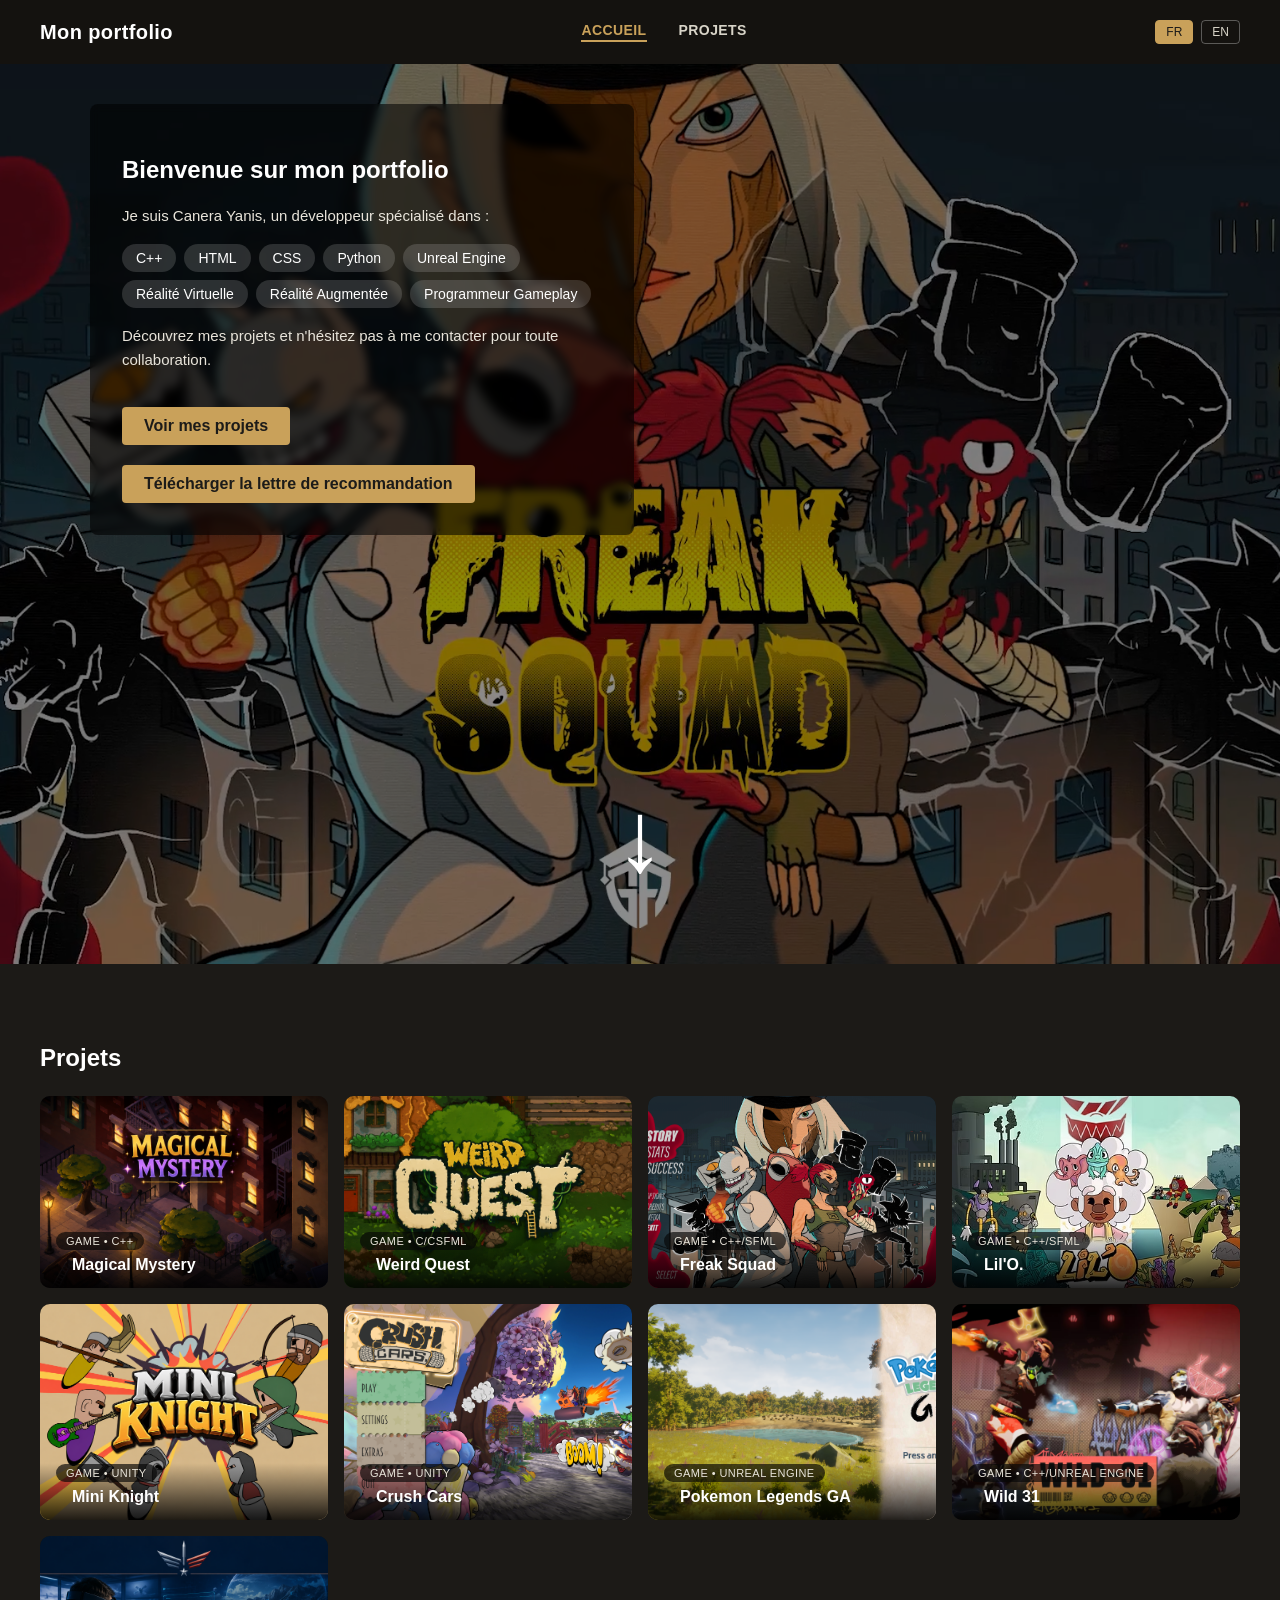
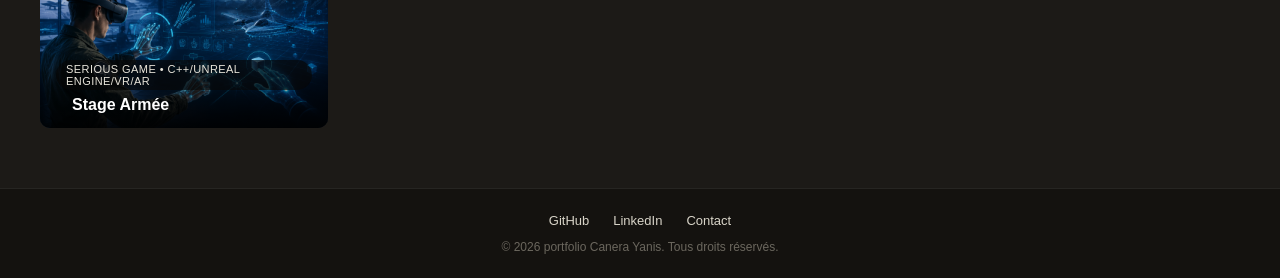
<file: index.html>
<!DOCTYPE html>
<html lang="fr">
<head>
    <meta charset="UTF-8">
    <meta name="viewport" content="width=device-width, initial-scale=1.0">
    <title>Portfolio Canera Yanis</title>
    <link rel="stylesheet" href="base.css">
    <link rel="stylesheet" href="accueil.css">
</head>
<body>

<header>
    <h1>Mon portfolio</h1>
    <nav>
        <a href="index.html" class="active" data-i18n="nav.accueil">Accueil</a>
        <a href="#projets-preview" data-i18n="nav.projets">Projets</a>
    </nav>
    <div class="lang-switcher">
        <button data-lang="fr" class="lang-btn active">FR</button>
        <button data-lang="en" class="lang-btn">EN</button>
    </div>
</header>

<main>
    <section>
        <div class="intro">
            <h2 data-i18n="hero.title">Bienvenue sur mon portfolio</h2>
            <p data-i18n="hero.subtitle">Je suis Canera Yanis, un développeur spécialisé dans :</p>
            <ul>
                <li>C++</li>
                <li>HTML</li>
                <li>CSS</li>
                <li>Python</li>
                <li>Unreal Engine</li>
                <li>Réalité Virtuelle</li>
                <li>Réalité Augmentée</li>
                <li>Programmeur Gameplay</li>
            </ul>
            <p data-i18n="hero.description">Découvrez mes projets et n'hésitez pas à me contacter pour toute collaboration.</p>
            <a href="#projets-preview" class="btn-cta" data-i18n="hero.cta">Voir mes projets</a>
            <a href="documents/Lettrerecommandation.pdf" download="Lettre-de-recommandation-Canera-Yanis.pdf" target="_blank" class="btn-cta" data-i18n="hero.cta2">Télécharger la lettre de recommandation</a>
        </div>
    </section>

    <div class="scroll-indicator">↓</div>
</main>

<section class="projets-preview" id="projets-preview">
    <h2 data-i18n="projets.title">Projets</h2>
    <div class="grid-projets grid-showcase">
    <article  class="carte-projet">
        <a href="MagicalMystery.html">
        <img src="Images/MagicalMystery/Illustration.png" alt="Magical Mystery">
        </a>
        <div class="carte-overlay">
            <span class="tag">Game • C++</span>
             <h3>Magical Mystery</h3>
        </div>
    </article>
    <article class="carte-projet">
        <a href="WeirdQuest.html">
        <img src="Images/WeirdQuest/Illustration.png" alt="Weird Quest">
        </a>
        <div  class="carte-overlay">
            <span class="tag">Game • C/CSFML</span>
            <h3>Weird Quest</h3>
        </div>
    </article>
    <article class="carte-projet">
        <a href="FreakSquad.html">
        <img src="Images/FreakSquad/Menu.gif" alt="Freak Squad">
        </a>
        <div class="carte-overlay">
            <span class="tag">Game • C++/SFML</span>
            <h3>Freak Squad</h3>
        </div>
    </article>
    <article class="carte-projet">
        <a href="Lilo.html">
        <img src="Images/Lil'O/SplashArt.png" alt="Lil'O">
        </a>
        <div class="carte-overlay">
            <span class="tag">Game • C++/SFML</span>
            <h3>Lil'O.</h3>
        </div>
    </article>
    <article class="carte-projet">
        <a href="MiniKnight.html">
        <img src="Images/MiniKnight/Illustration.png" alt="Mini Knight">
        </a>
        <div class="carte-overlay">
            <span class="tag">Game • Unity</span>
            <h3>Mini Knight</h3>
        </div>
    </article>
     <article class="carte-projet">
        <a href="CrushCars.html">
        <img src="Images/CrushCars/Menu.png" alt="Crush Cars">
        </a>
        <div class="carte-overlay">
            <span class="tag">Game • Unity</span>
            <h3>Crush Cars</h3>
        </div>
    </article>
    <article class="carte-projet">
        <a href="PokeGA.html">
        <img src="Images/PokeGA/Ecran d'accueil.png" alt="Pokemon Legends GA">
        </a>
        <div class="carte-overlay">
            <span class="tag">Game • Unreal Engine</span>
            <h3>Pokemon Legends GA</h3>
        </div>
    </article>
    <article class="carte-projet">
        <a href="Wild31.html">
        <img src="Images/Wild31/Illustration.png" alt="Wild 31">
        </a>
        <div class="carte-overlay">
            <span class="tag">Game • C++/Unreal Engine</span>
            <h3>Wild 31</h3>
        </div>
    </article>
   <article class="carte-projet">
        <a href="VRarmy.html">
        <img src="Images/Stage/Illustration.png" alt="Stage">
        </a>
        <div class="carte-overlay">
            <span class="tag">Serious Game • C++/Unreal Engine/VR/AR</span>
            <h3>Stage Armée</h3>
        </div>
    </article>  
</div>
</section>

<footer>
    <div class="footer-links">
        <a href="https://github.com/YanisCanera" target="_blank" rel="noopener noreferrer">GitHub</a>
        <a href="https://www.linkedin.com/in/canerayanis/" target="_blank" rel="noopener noreferrer">LinkedIn</a>
        <a href="mailto:yanis.canera.dev@gmail.com">Contact</a>
    </div>
    <p data-i18n="footer.copyright">&copy; 2026 portfolio Canera Yanis. Tous droits réservés.</p>
</footer>

<script src="trad.js"></script>
</body>
</html>
</file>
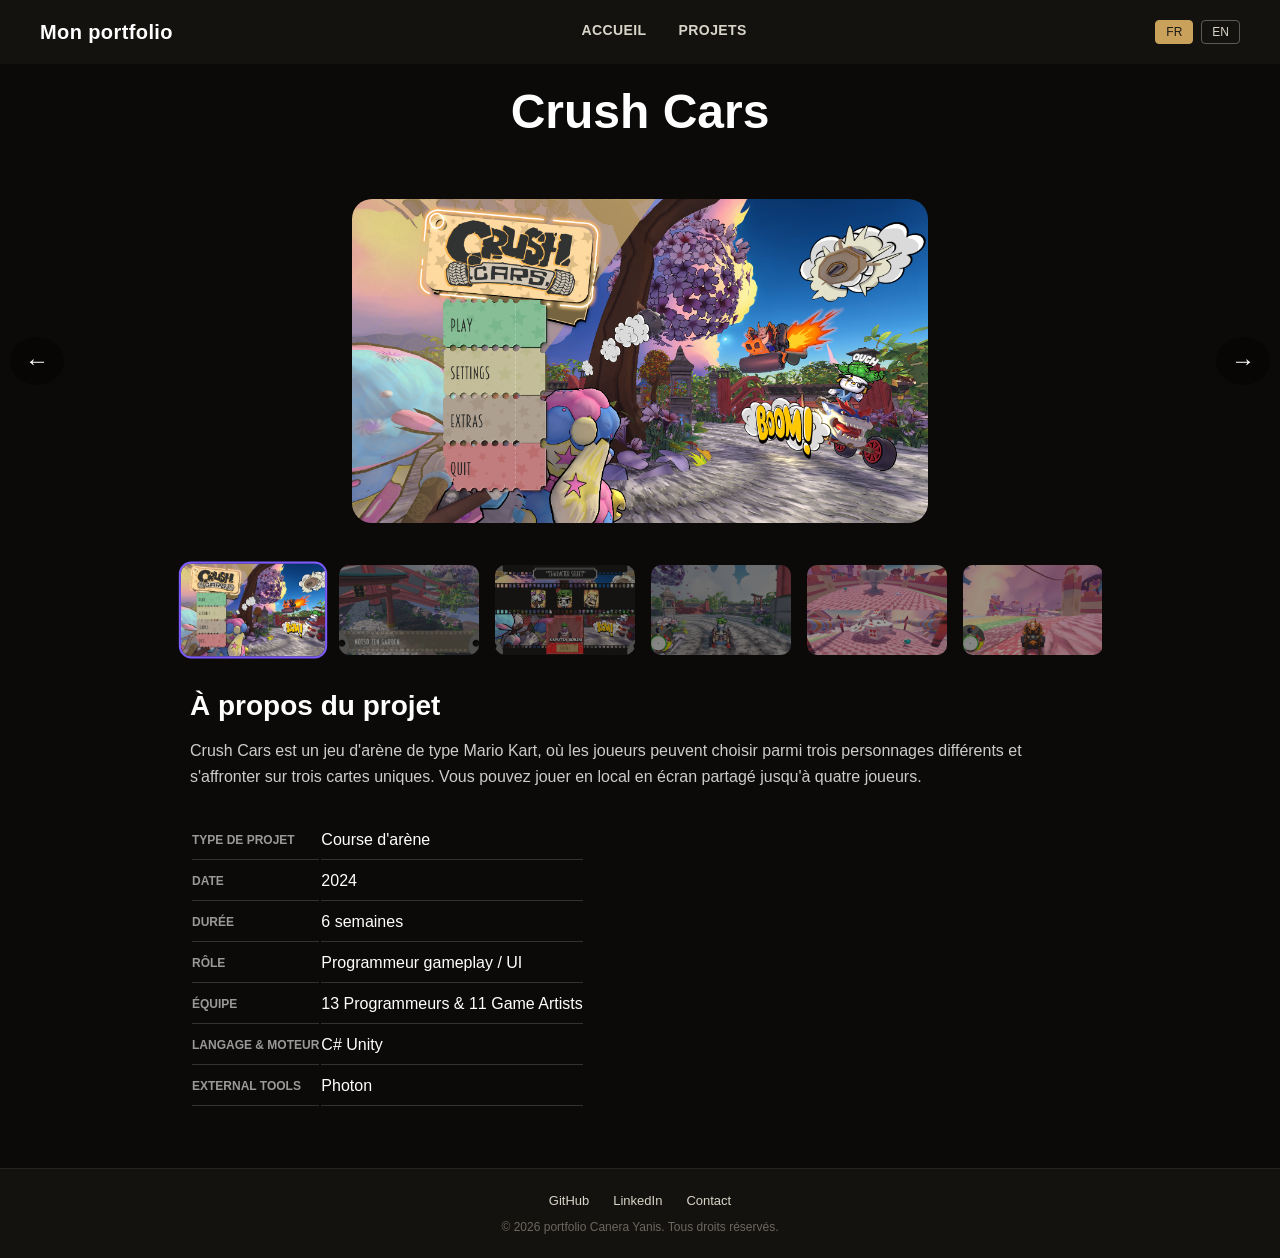
<file: CrushCars.html>
<!DOCTYPE html>
<html lang="fr">
<head>
    <meta charset="UTF-8">
    <meta name="viewport" content="width=device-width, initial-scale=1.0">
    <title>Crush Cars - Portfolio Canera Yanis</title>
    <link rel="stylesheet" href="base.css">
    <link rel="stylesheet" href="projets.css">
</head>
<body>

<header>
    <h1>Mon portfolio</h1>
    <nav>
        <a href="index.html" data-i18n="nav.accueil">Accueil</a>
        <a href="index.html#projets-preview" data-i18n="nav.projets">Projets</a>
    </nav>
    <div class="lang-switcher">
        <button data-lang="fr" class="lang-btn active">FR</button>
        <button data-lang="en" class="lang-btn">EN</button>
    </div>
</header>

<main>
    <section class="about"><h1>Crush Cars</h1></section>
    

    <div class="galerie">
        <button class="fleche fleche-gauche" aria-label="Image précédente">←</button>
        <img id="image-principale" src="Images/CrushCars/Menu.png" alt="Crush Cars">
        <button class="fleche fleche-droite" aria-label="Image suivante">→</button>
    </div>

    <div class="miniatures sans-fondu">
        <img src="Images/CrushCars/Menu.png" class="miniature active">
        <img src="Images/CrushCars/Loading.png" class="miniature">
        <img src="Images/CrushCars/Selection.png" class="miniature">
        <img src="Images/CrushCars/InGame1.png" class="miniature">
        <img src="Images/CrushCars/InGame2.png" class="miniature">
        <img src="Images/CrushCars/InGame3.png" class="miniature">
    </div>

    <section class="about">
        <h2 data-i18n="projet.about">À propos du projet</h2>
        <p data-i18n="cc.desc1">Crush Cars est un jeu d'arène de type Mario Kart, où les joueurs peuvent choisir parmi trois personnages différents et s'affronter sur trois cartes uniques.
    Vous pouvez jouer en local en écran partagé jusqu'à quatre joueurs.</p>
        <table class="infos-projet">
            <tr><th data-i18n="projet.type">Type de projet</th><td data-i18n="cc.type">Course d'arène</td></tr>
            <tr><th data-i18n="projet.date">Date</th><td>2024</td></tr>
            <tr><th data-i18n="projet.duree">Durée</th><td data-i18n="cc.duree">6 semaines</td></tr>
            <tr><th data-i18n="projet.role">Rôle</th><td data-i18n="cc.role">Programmeur gameplay / UI</td></tr>
            <tr><th data-i18n="projet.equipe">Équipe</th><td data-i18n="cc.equipe">13 Programmeurs &amp; 11 Game Artists</td></tr>
            <tr><th data-i18n="projet.langage">Langage &amp; Moteur</th><td data-i18n="cc.langage">C# Unity</td></tr>
            <tr><th data-i18n="projet.tools">External tools</th><td data-i18n="cc.tools">Photon</td></tr>
        </table>
    </section>
</main>

<footer>
    <div class="footer-links">
        <a href="https://github.com/YanisCanera" target="_blank" rel="noopener noreferrer">GitHub</a>
        <a href="https://www.linkedin.com/in/canerayanis/" target="_blank" rel="noopener noreferrer">LinkedIn</a>
        <a href="mailto:yanis.canera.dev@gmail.com">Contact</a>
    </div>
    <p data-i18n="footer.copyright">&copy; 2026 portfolio Canera Yanis. Tous droits réservés.</p>
</footer>

<script>
document.addEventListener('DOMContentLoaded', () => {
    let principale = document.getElementById('image-principale');
    const miniatures = document.querySelectorAll('.miniatures img, .miniatures video');
    let index = 0;

    function afficher(i) {
        index = (i + miniatures.length) % miniatures.length;
        const elementActuel = miniatures[index];

        let nouveau;

        if (elementActuel.tagName === 'VIDEO') {

            elementActuel.controls = false;
            elementActuel.pause();
            elementActuel.currentTime = 0;

            nouveau = document.createElement('video');
            nouveau.id = 'image-principale';
            nouveau.src = elementActuel.src;
            nouveau.controls = true;
            nouveau.autoplay = false;
            nouveau.className = principale.className;

        } else {
            nouveau = document.createElement('img');
            nouveau.id = 'image-principale';
            nouveau.src = elementActuel.src;
            nouveau.className = principale.className;
        }

        // Remplacement
        principale.replaceWith(nouveau);

        // 🔥 Mise à jour de la référence
        principale = nouveau;

        // Mise à jour des miniatures
        miniatures.forEach(el => el.classList.remove('active'));
        miniatures[index].classList.add('active');
    }

    miniatures.forEach((el, i) => el.addEventListener('click', () => afficher(i)));
    document.querySelector('.fleche-gauche').addEventListener('click', () => afficher(index - 1));
    document.querySelector('.fleche-droite').addEventListener('click', () => afficher(index + 1));
});
</script>

<script src="trad.js"></script>
</body>
</html>
</file>
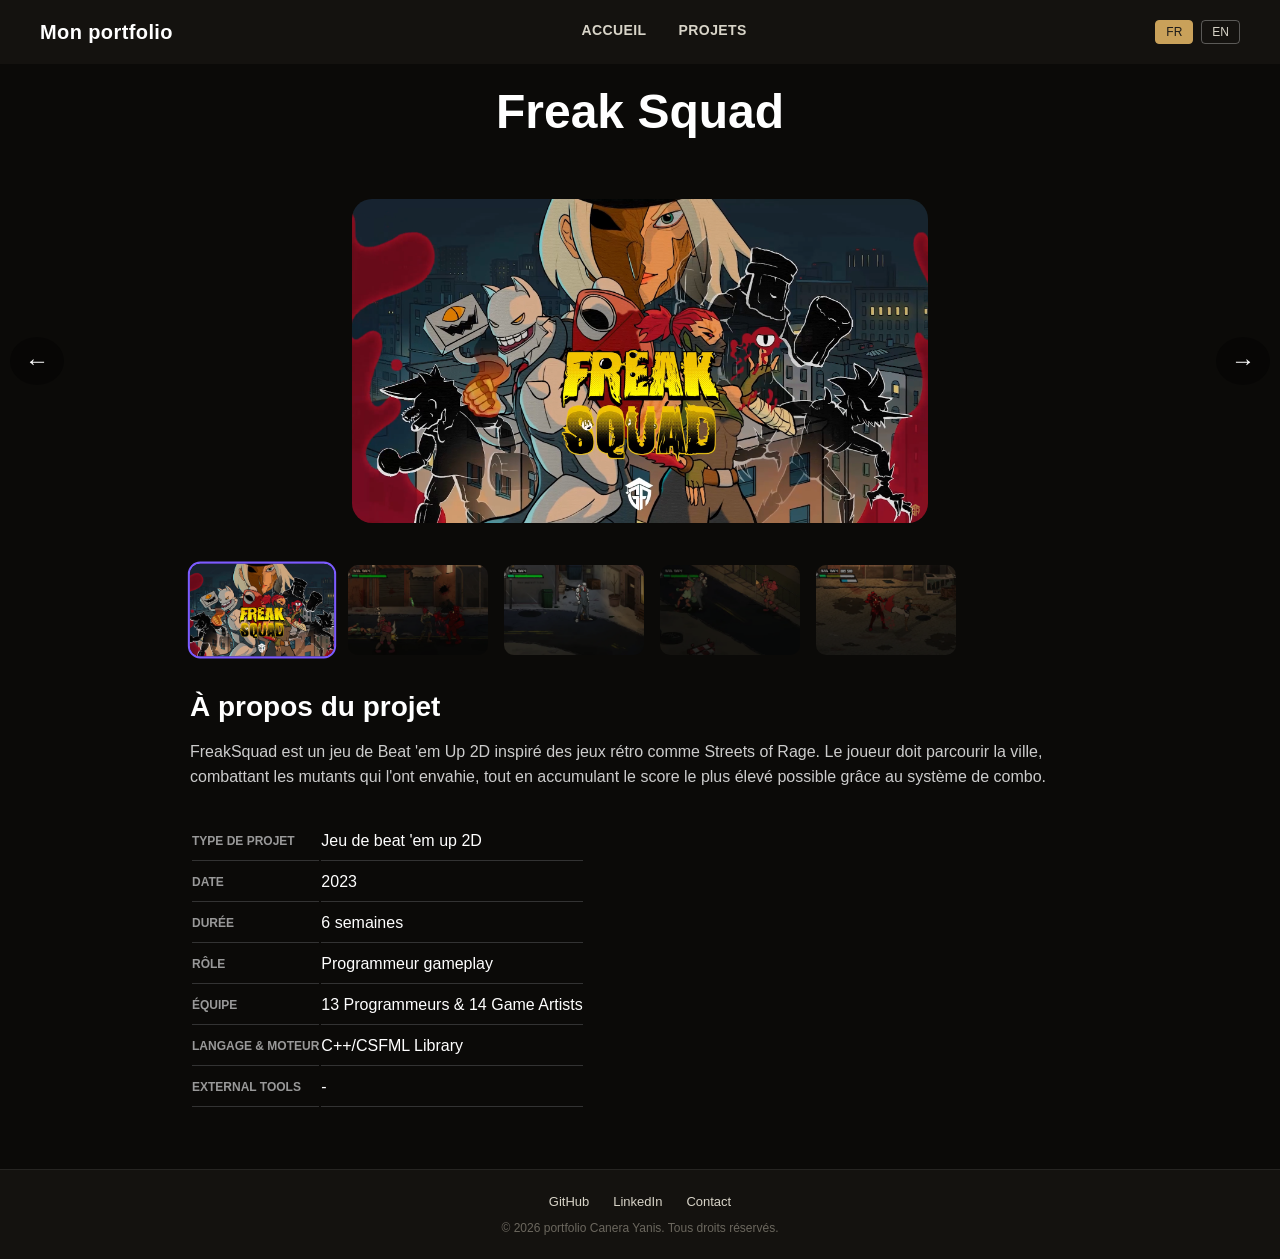
<file: FreakSquad.html>
<!DOCTYPE html>
<html lang="fr">
<head>
    <meta charset="UTF-8">
    <meta name="viewport" content="width=device-width, initial-scale=1.0">
    <title>Freak Squad - Portfolio Canera Yanis</title>
    <link rel="stylesheet" href="base.css">
    <link rel="stylesheet" href="projets.css">
</head>
<body>

<header>
    <h1>Mon portfolio</h1>
    <nav>
        <a href="index.html" data-i18n="nav.accueil">Accueil</a>
        <a href="index.html#projets-preview" data-i18n="nav.projets">Projets</a>
    </nav>
    <div class="lang-switcher">
        <button data-lang="fr" class="lang-btn active">FR</button>
        <button data-lang="en" class="lang-btn">EN</button>
    </div>
</header>

<main>
    <section class="about"><h1>Freak Squad</h1></section>
    

    <div class="galerie">
    <button class="fleche fleche-gauche" aria-label="Image précédente">←</button>
    <img id="image-principale" src="Images/FreakSquad/EA.png" alt="Freak Squad">
    <button class="fleche fleche-droite" aria-label="Image suivante">→</button>
</div>

<div class="miniatures sans-fondu">
    <img src="Images/FreakSquad/EA.png" class="miniature active">
    <img src="Images/FreakSquad/InGame1.png" class="miniature">
    <img src="Images/FreakSquad/InGame2.png" class="miniature">
    <img src="Images/FreakSquad/InGame3.png" class="miniature">
    <img src="Images/FreakSquad/InGame4.png" class="miniature">
</div>

    <section class="about">
        <h2 data-i18n="projet.about">À propos du projet</h2>
        <p data-i18n="fs.desc1">FreakSquad est un jeu de Beat 'em Up 2D inspiré des jeux rétro comme Streets of Rage. Le joueur doit parcourir la ville, 
            combattant les mutants qui l'ont envahie, tout en accumulant le score le plus élevé possible grâce au système de combo.</p>

        <table class="infos-projet">
            <tr><th data-i18n="projet.type">Type de projet</th><td data-i18n="fs.type">Jeu de beat 'em up 2D</td></tr>
            <tr><th data-i18n="projet.date">Date</th><td>2023</td></tr>
            <tr><th data-i18n="projet.duree">Durée</th><td data-i18n="fs.duree">6 semaines</td></tr>
            <tr><th data-i18n="projet.role">Rôle</th><td data-i18n="fs.role">Programmeur gameplay</td></tr>
            <tr><th data-i18n="projet.equipe">Équipe</th><td data-i18n="fs.equipe">13 Programmeurs &amp; 14 Game Artists</td></tr>
            <tr><th data-i18n="projet.langage">Langage &amp; Moteur</th><td data-i18n="fs.langage">C++/CSFML Library</td></tr>
            <tr><th data-i18n="projet.tools">External tools</th><td data-i18n="fs.tools">-</td></tr>
        </table>
    </section>
</main>

<footer>
    <div class="footer-links">
        <a href="https://github.com/YanisCanera" target="_blank" rel="noopener noreferrer">GitHub</a>
        <a href="https://www.linkedin.com/in/canerayanis/" target="_blank" rel="noopener noreferrer">LinkedIn</a>
        <a href="mailto:yanis.canera.dev@gmail.com">Contact</a>
    </div>
    <p data-i18n="footer.copyright">&copy; 2026 portfolio Canera Yanis. Tous droits réservés.</p>
</footer>

<script>
document.addEventListener('DOMContentLoaded', () => {
    const principale = document.getElementById('image-principale');
    const miniatures = document.querySelectorAll('.miniatures img');
    let index = 0;

    function afficher(i) {
        index = (i + miniatures.length) % miniatures.length;
        principale.src = miniatures[index].src;
        miniatures.forEach(img => img.classList.remove('active'));
        miniatures[index].classList.add('active');
    }

    miniatures.forEach((img, i) => img.addEventListener('click', () => afficher(i)));
    document.querySelector('.fleche-gauche').addEventListener('click', () => afficher(index - 1));
    document.querySelector('.fleche-droite').addEventListener('click', () => afficher(index + 1));
});
</script>

<script src="trad.js"></script>
</body>
</html>
</file>
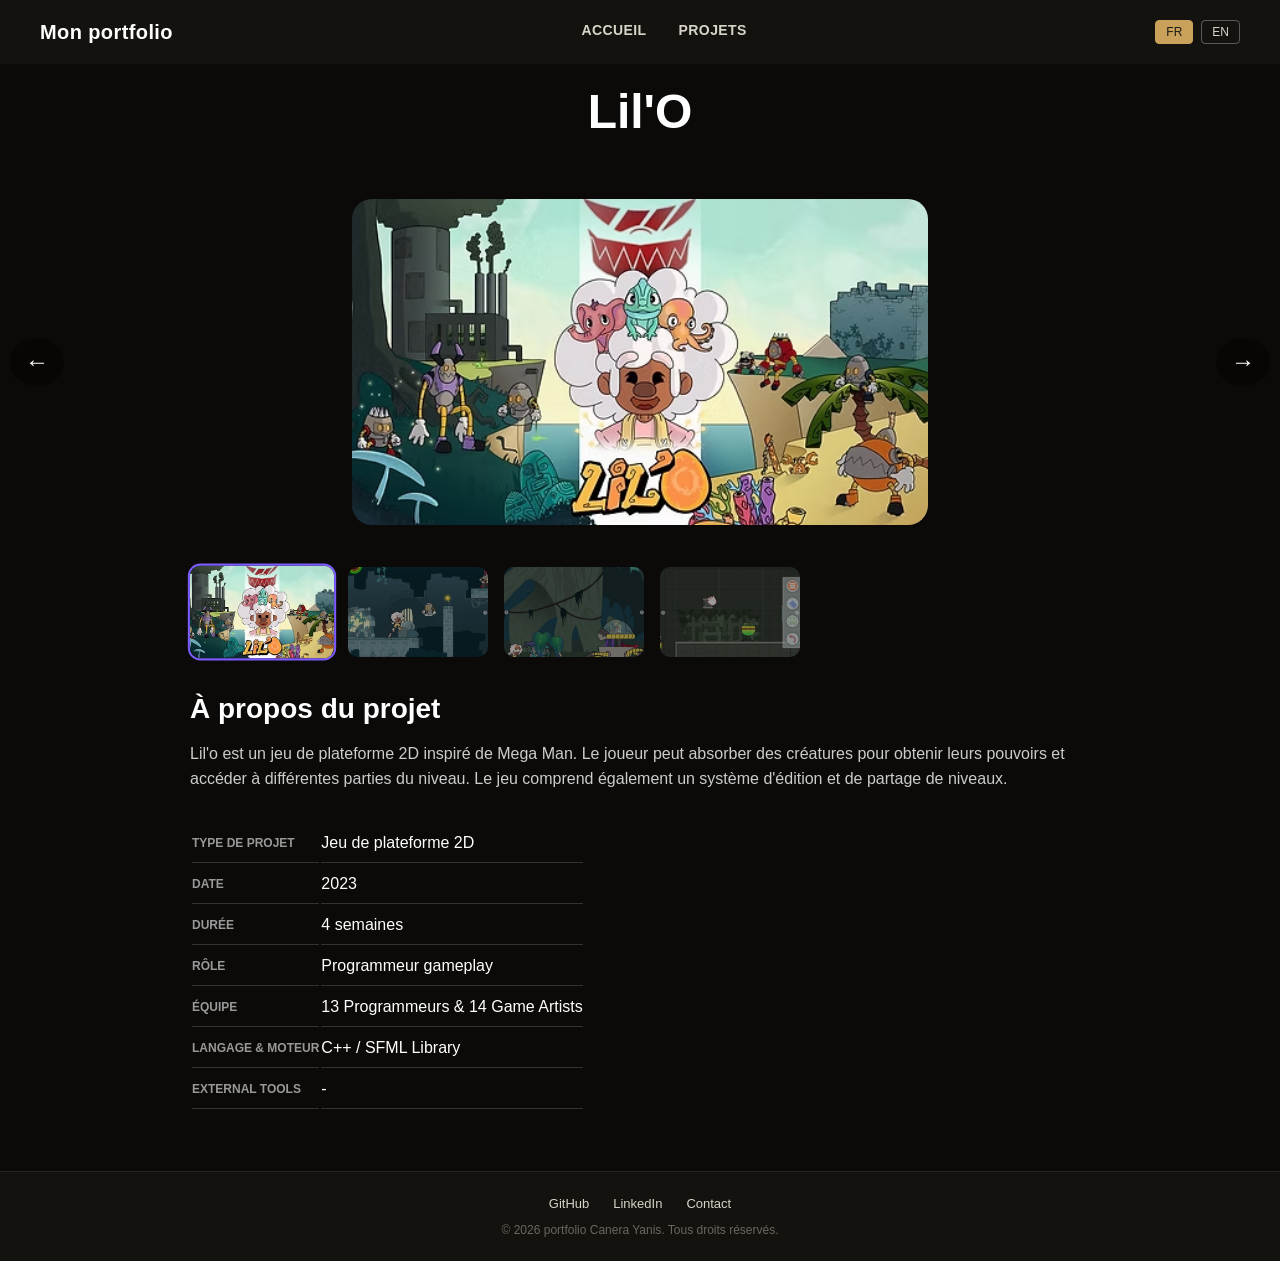
<file: Lilo.html>
<!DOCTYPE html>
<html lang="fr">
<head>
    <meta charset="UTF-8">
    <meta name="viewport" content="width=device-width, initial-scale=1.0">
    <title>Lil'O - Portfolio Canera Yanis</title>
    <link rel="stylesheet" href="base.css">
    <link rel="stylesheet" href="projets.css">
</head>
<body>

<header>
    <h1>Mon portfolio</h1>
    <nav>
        <a href="index.html" data-i18n="nav.accueil">Accueil</a>
        <a href="index.html#projets-preview" data-i18n="nav.projets">Projets</a>
    </nav>
    <div class="lang-switcher">
        <button data-lang="fr" class="lang-btn active">FR</button>
        <button data-lang="en" class="lang-btn">EN</button>
    </div>
</header>

<main>
    <section class="about"><h1>Lil'O</h1></section>
    

    <div class="galerie">
        <button class="fleche fleche-gauche" aria-label="Image précédente">←</button>
        <img id="image-principale" src="Images/Lil'O/SplashArt.png" alt="Lil'O">
        <button class="fleche fleche-droite" aria-label="Image suivante">→</button>
    </div>

    <div class="miniatures sans-fondu">
        <img src="Images/Lil'O/SplashArt.png" class="miniature active">
        <img src="Images/Lil'O/InGame1.png" class="miniature">
        <img src="Images/Lil'O/InGameBoss.png" class="miniature">
        <img src="Images/Lil'O/ChangingMap.png" class="miniature">
    </div>

    <section class="about">
        <h2 data-i18n="projet.about">À propos du projet</h2>
        <p data-i18n="lo.desc1">Lil'o est un jeu de plateforme 2D inspiré de Mega Man. Le joueur peut absorber des créatures pour obtenir leurs pouvoirs et accéder à différentes parties du niveau.
Le jeu comprend également un système d'édition et de partage de niveaux.</p>
        <table class="infos-projet">
            <tr><th data-i18n="projet.type">Type de projet</th><td data-i18n="lo.type">Jeu de plateforme 2D</td></tr>
            <tr><th data-i18n="projet.date">Date</th><td>2023</td></tr>
            <tr><th data-i18n="projet.duree">Durée</th><td data-i18n="lo.duree">4 semaines</td></tr>
            <tr><th data-i18n="projet.role">Rôle</th><td data-i18n="lo.role">Programmeur gameplay</td></tr>
            <tr><th data-i18n="projet.equipe">Équipe</th><td data-i18n="lo.equipe">13 Programmeurs &amp; 14 Game Artists</td></tr>
            <tr><th data-i18n="projet.langage">Langage &amp; Moteur</th><td data-i18n="lo.langage">C++ / SFML Library</td></tr>
            <tr><th data-i18n="projet.tools">External tools</th><td data-i18n="lo.tools">-</td></tr>
        </table>
    </section>
</main>

<footer>
    <div class="footer-links">
        <a href="https://github.com/YanisCanera" target="_blank" rel="noopener noreferrer">GitHub</a>
        <a href="https://www.linkedin.com/in/canerayanis/" target="_blank" rel="noopener noreferrer">LinkedIn</a>
        <a href="mailto:yanis.canera.dev@gmail.com">Contact</a>
    </div>
    <p data-i18n="footer.copyright">&copy; 2026 portfolio Canera Yanis. Tous droits réservés.</p>
</footer>

<script>
document.addEventListener('DOMContentLoaded', () => {
    const principale = document.getElementById('image-principale');
    const miniatures = document.querySelectorAll('.miniatures img');
    let index = 0;

    function afficher(i) {
        index = (i + miniatures.length) % miniatures.length;
        principale.src = miniatures[index].src;
        miniatures.forEach(img => img.classList.remove('active'));
        miniatures[index].classList.add('active');
    }

    miniatures.forEach((img, i) => img.addEventListener('click', () => afficher(i)));
    document.querySelector('.fleche-gauche').addEventListener('click', () => afficher(index - 1));
    document.querySelector('.fleche-droite').addEventListener('click', () => afficher(index + 1));
});
</script>

<script src="trad.js"></script>
</body>
</html>
</file>
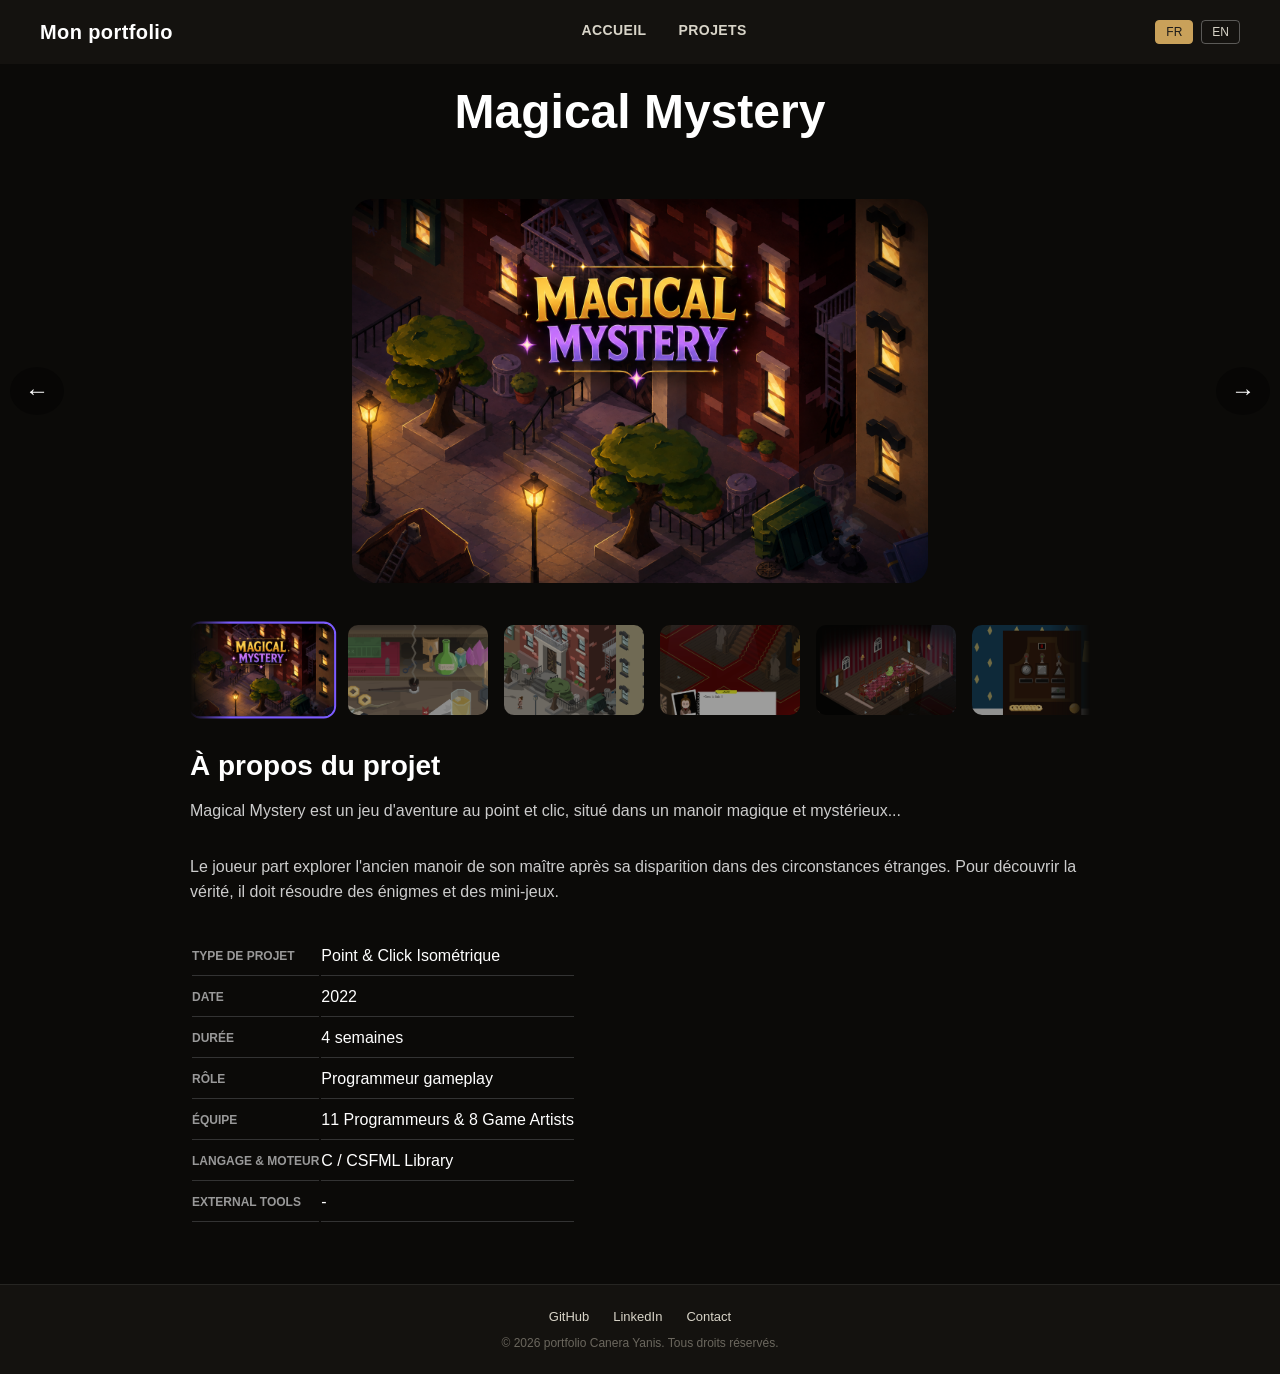
<file: MagicalMystery.html>
<!DOCTYPE html>
<html lang="fr">
<head>
    <meta charset="UTF-8">
    <meta name="viewport" content="width=device-width, initial-scale=1.0">
    <title>Magical Mystery - Portfolio Canera Yanis</title>
    <link rel="stylesheet" href="base.css">
    <link rel="stylesheet" href="projets.css">
</head>
<body>

<header>
    <h1>Mon portfolio</h1>
    <nav>
        <a href="index.html" data-i18n="nav.accueil">Accueil</a>
        <a href="index.html#projets-preview" data-i18n="nav.projets">Projets</a>
    </nav>
    <div class="lang-switcher">
        <button data-lang="fr" class="lang-btn active">FR</button>
        <button data-lang="en" class="lang-btn">EN</button>
    </div>
</header>

<main>
    <section class="about"><h1>Magical Mystery</h1></section>
    

    <div class="galerie">
        <button class="fleche fleche-gauche" aria-label="Image précédente">←</button>
        <img id="image-principale" src="Images/MagicalMystery/Illustration.png" alt="Magical Mystery">
        <button class="fleche fleche-droite" aria-label="Image suivante">→</button>
    </div>

    <div class="miniatures">
        <img src="Images/MagicalMystery/Illustration.png" class="miniature active">
        <img src="Images/MagicalMystery/Menu.png" class="miniature">
        <img src="Images/MagicalMystery/InGame1.png" class="miniature">
        <img src="Images/MagicalMystery/InGame2.png" class="miniature">
        <img src="Images/MagicalMystery/InGame3.png" class="miniature">
        <img src="Images/MagicalMystery/MiniGame1.png" class="miniature">
        <img src="Images/MagicalMystery/MiniGame2.png" class="miniature">
        <img src="Images/MagicalMystery/MiniGame3.jpg" class="miniature">
        <img src="Images/MagicalMystery/MiniGame4.png" class="miniature">
        <img src="Images/MagicalMystery/EndCinematic1.png" class="miniature">
        <img src="Images/MagicalMystery/EndCinematic2.png" class="miniature">
    </div>

    <section class="about">
    <h2 data-i18n="projet.about">À propos du projet</h2>
    <p data-i18n="mm.desc1">Magical Mystery est un jeu d'aventure au point et clic...</p>
    <p data-i18n="mm.desc2">Le joueur part explorer l'ancien manoir...</p>

    <table class="infos-projet">
        <tr><th data-i18n="projet.type">Type de projet</th><td data-i18n="mm.type">Point &amp; Click Isométrique</td></tr>
        <tr><th data-i18n="projet.date">Date</th><td>2022</td></tr>
        <tr><th data-i18n="projet.duree">Durée</th><td data-i18n="mm.duree">4 semaines</td></tr>
        <tr><th data-i18n="projet.role">Rôle</th><td data-i18n="mm.role">Programmeur gameplay</td></tr>
        <tr><th data-i18n="projet.equipe">Équipe</th><td data-i18n="mm.equipe">11 Programmeurs &amp; 8 Game Artists</td></tr>
        <tr><th data-i18n="projet.langage">Langage &amp; Moteur</th><td data-i18n="mm.langage">C / CSFML Library</td></tr>
        <tr><th data-i18n="projet.tools">External tools</th><td>-</td></tr>
    </table>
</section>
</main>

<footer>
    <div class="footer-links">
        <a href="https://github.com/YanisCanera" target="_blank" rel="noopener noreferrer">GitHub</a>
        <a href="https://www.linkedin.com/in/canerayanis/" target="_blank" rel="noopener noreferrer">LinkedIn</a>
        <a href="mailto:yanis.canera.dev@gmail.com">Contact</a>
    </div>
    <p data-i18n="footer.copyright">&copy; 2026 portfolio Canera Yanis. Tous droits réservés.</p>
</footer>

<script>
document.addEventListener('DOMContentLoaded', () => {
    const principale = document.getElementById('image-principale');
    const miniatures = document.querySelectorAll('.miniatures img');
    let index = 0;

   function afficher(i) {
    index = (i + miniatures.length) % miniatures.length;
    principale.src = miniatures[index].src;
    miniatures.forEach(img => img.classList.remove('active'));
    miniatures[index].classList.add('active');

    miniatures[index].scrollIntoView({
        behavior: 'smooth',
        inline: 'center', 
        block: 'nearest'
    });
}

    miniatures.forEach((img, i) => img.addEventListener('click', () => afficher(i)));
    document.querySelector('.fleche-gauche').addEventListener('click', () => afficher(index - 1));
    document.querySelector('.fleche-droite').addEventListener('click', () => afficher(index + 1));
});
</script>

<script src="trad.js"></script>
</body>
</html>
</file>
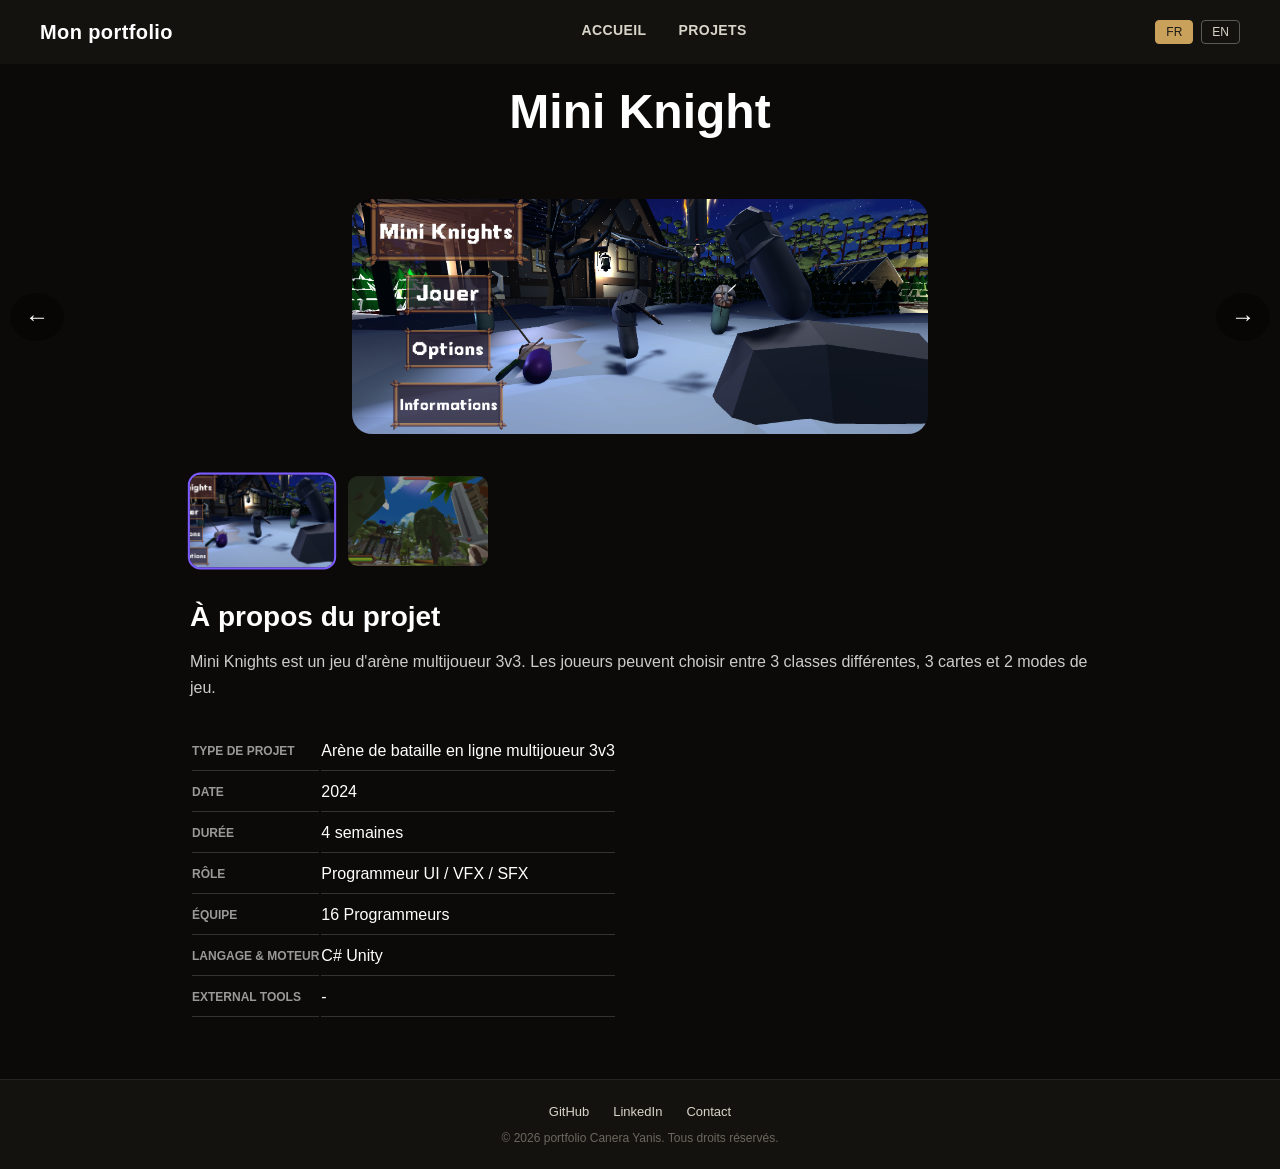
<file: MiniKnight.html>
<!DOCTYPE html>
<html lang="fr">
<head>
    <meta charset="UTF-8">
    <meta name="viewport" content="width=device-width, initial-scale=1.0">
    <title>Mini Knight - Portfolio Canera Yanis</title>
    <link rel="stylesheet" href="base.css">
    <link rel="stylesheet" href="projets.css">
</head>
<body>

<header>
    <h1>Mon portfolio</h1>
    <nav>
        <a href="index.html" data-i18n="nav.accueil">Accueil</a>
        <a href="index.html#projets-preview" data-i18n="nav.projets">Projets</a>
    </nav>
    <div class="lang-switcher">
        <button data-lang="fr" class="lang-btn active">FR</button>
        <button data-lang="en" class="lang-btn">EN</button>
    </div>
</header>

<main>
    <section class="about"><h1>Mini Knight</h1></section>
    

    <div class="galerie">
        <button class="fleche fleche-gauche" aria-label="Image précédente">←</button>
        <img id="image-principale" src="Images/MiniKnight/Menu.png" alt="Mini Knight">
        <button class="fleche fleche-droite" aria-label="Image suivante">→</button>
    </div>

    <div class="miniatures sans-fondu">
        <img src="Images/MiniKnight/Menu.png" class="miniature active">
        <img src="Images/MiniKnight/InGame.png" class="miniature">
    </div>

    <section class="about">
        <h2 data-i18n="projet.about">À propos du projet</h2>
        <p data-i18n="mk.desc1">Mini Knights est un jeu d'arène multijoueur 3v3. Les joueurs peuvent choisir entre 3 classes différentes, 3 cartes et 2 modes de jeu.</p>
        <table class="infos-projet">
            <tr><th data-i18n="projet.type">Type de projet</th><td data-i18n="mk.type">Arène de bataille en ligne multijoueur 3v3</td></tr>
            <tr><th data-i18n="projet.date">Date</th><td>2024</td></tr>
            <tr><th data-i18n="projet.duree">Durée</th><td data-i18n="mk.duree">4 semaines</td></tr>
            <tr><th data-i18n="projet.role">Rôle</th><td data-i18n="mk.role">Programmeur UI / VFX / SFX</td></tr>
            <tr><th data-i18n="projet.equipe">Équipe</th><td data-i18n="mk.equipe">16 Programmeurs</td></tr>
            <tr><th data-i18n="projet.langage">Langage &amp; Moteur</th><td data-i18n="mk.langage">C# Unity</td></tr>
            <tr><th data-i18n="projet.tools">External tools</th><td data-i18n="mk.tools">-</td></tr>
        </table>
    </section>
</main>

<footer>
    <div class="footer-links">
        <a href="https://github.com/YanisCanera" target="_blank" rel="noopener noreferrer">GitHub</a>
        <a href="https://www.linkedin.com/in/canerayanis/" target="_blank" rel="noopener noreferrer">LinkedIn</a>
        <a href="mailto:yanis.canera.dev@gmail.com">Contact</a>
    </div>
    <p data-i18n="footer.copyright">&copy; 2026 portfolio Canera Yanis. Tous droits réservés.</p>
</footer>

<script>
document.addEventListener('DOMContentLoaded', () => {
    let principale = document.getElementById('image-principale');
    const miniatures = document.querySelectorAll('.miniatures img, .miniatures video');
    let index = 0;

    function afficher(i) {
        index = (i + miniatures.length) % miniatures.length;
        const elementActuel = miniatures[index];

        let nouveau;

        if (elementActuel.tagName === 'VIDEO') {

            elementActuel.controls = false;
            elementActuel.pause();
            elementActuel.currentTime = 0;

            nouveau = document.createElement('video');
            nouveau.id = 'image-principale';
            nouveau.src = elementActuel.src;
            nouveau.controls = true;
            nouveau.autoplay = false;
            nouveau.className = principale.className;

        } else {
            nouveau = document.createElement('img');
            nouveau.id = 'image-principale';
            nouveau.src = elementActuel.src;
            nouveau.className = principale.className;
        }

        // Remplacement
        principale.replaceWith(nouveau);

        // 🔥 Mise à jour de la référence
        principale = nouveau;

        // Mise à jour des miniatures
        miniatures.forEach(el => el.classList.remove('active'));
        miniatures[index].classList.add('active');
    }

    miniatures.forEach((el, i) => el.addEventListener('click', () => afficher(i)));
    document.querySelector('.fleche-gauche').addEventListener('click', () => afficher(index - 1));
    document.querySelector('.fleche-droite').addEventListener('click', () => afficher(index + 1));
});

</script>

<script src="trad.js"></script>
</body>
</html>
</file>
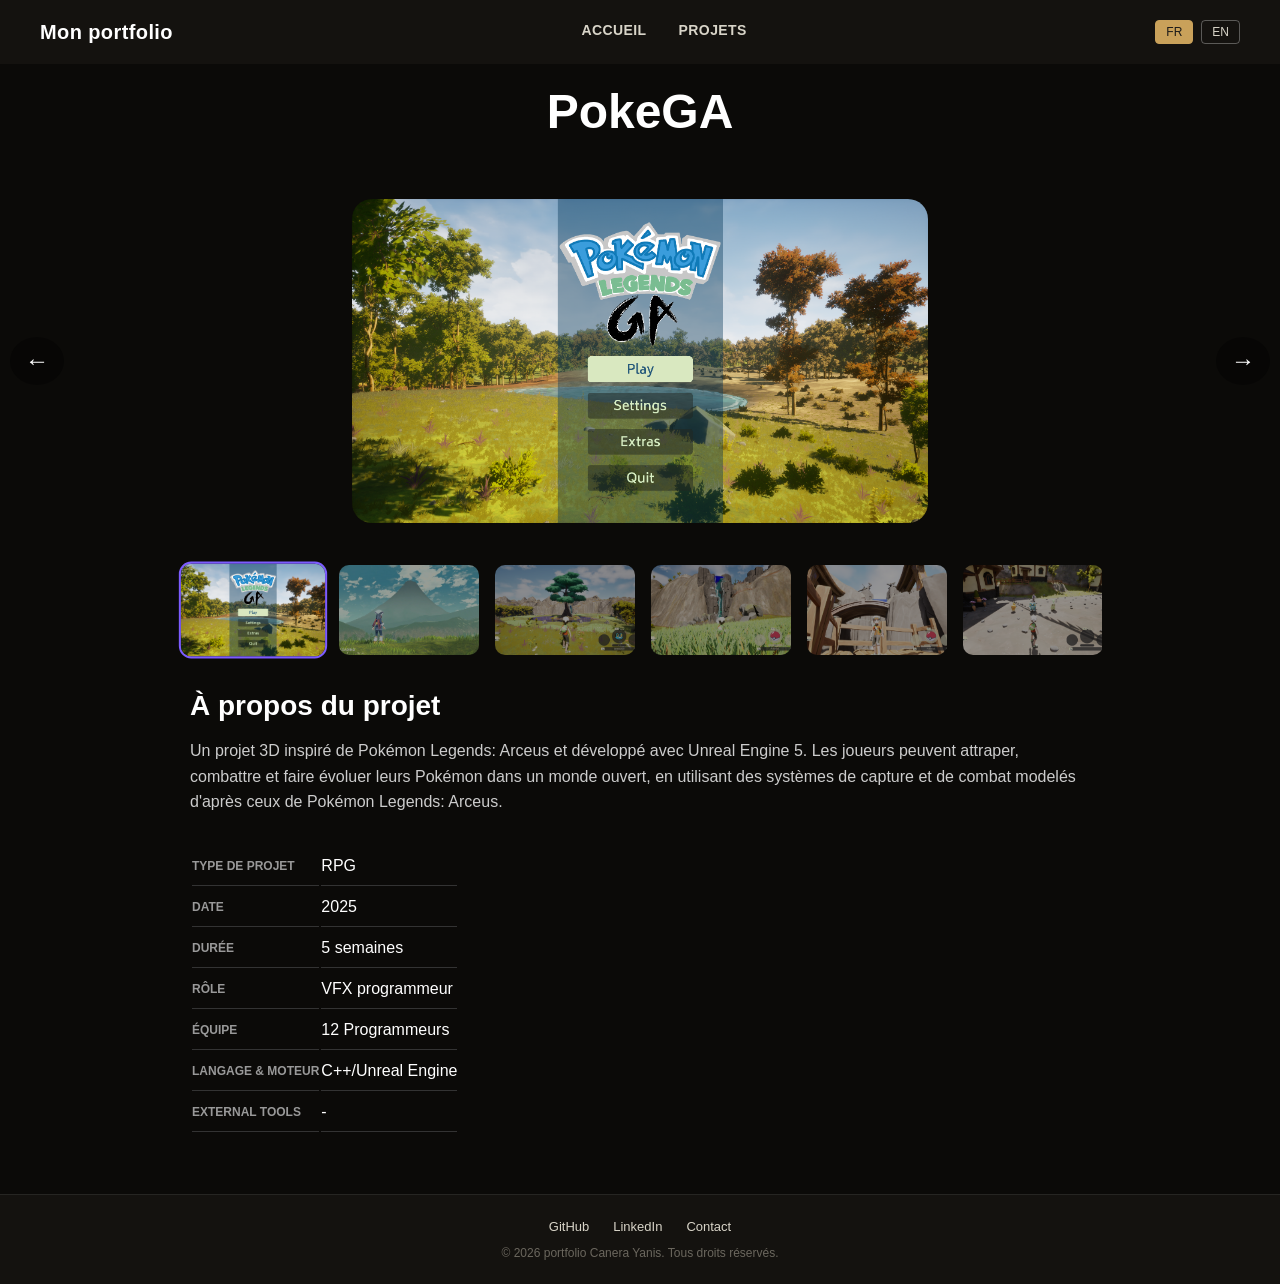
<file: PokeGA.html>
<!DOCTYPE html>
<html lang="fr">
<head>
    <meta charset="UTF-8">
    <meta name="viewport" content="width=device-width, initial-scale=1.0">
    <title>PokeGA - Portfolio Canera Yanis</title>
    <link rel="stylesheet" href="base.css">
    <link rel="stylesheet" href="projets.css">
</head>
<body>

<header>
    <h1>Mon portfolio</h1>
    <nav>
        <a href="index.html" data-i18n="nav.accueil">Accueil</a>
        <a href="index.html#projets-preview" data-i18n="nav.projets">Projets</a>
    </nav>
    <div class="lang-switcher">
        <button data-lang="fr" class="lang-btn active">FR</button>
        <button data-lang="en" class="lang-btn">EN</button>
    </div>
</header>

<main>
    <section class="about"><h1>PokeGA</h1></section>
    

    <div class="galerie">
        <button class="fleche fleche-gauche" aria-label="Image précédente">←</button>
        <img id="image-principale" src="Images/PokeGA/Menu.png" alt="PokeGA">
        <button class="fleche fleche-droite" aria-label="Image suivante">→</button>
    </div>

    <div class="miniatures sans-fondu">
        <img src="Images/PokeGA/Menu.png" class="miniature active">
        <img src="Images/PokeGA/Loading.png" class="miniature">
        <img src="Images/PokeGA/InGame1.png" class="miniature">
        <img src="Images/PokeGA/InGame2.png" class="miniature">
        <img src="Images/PokeGA/InGame3.png" class="miniature">
        <img src="Images/PokeGA/ChoiceAnimals.png" class="miniature">
        <img src="Images/PokeGA/ChoiceAttacks.png" class="miniature">
    </div>

    <section class="about">
        <h2 data-i18n="projet.about">À propos du projet</h2>
        <p data-i18n="pg.desc1">Un projet 3D inspiré de Pokémon Legends: Arceus et développé avec Unreal Engine 5. Les joueurs peuvent attraper, combattre et faire évoluer leurs Pokémon dans un monde ouvert, en utilisant des systèmes de capture et de combat modelés d'après ceux de Pokémon Legends: Arceus.</p>
        <table class="infos-projet">
            <tr><th data-i18n="projet.type">Type de projet</th><td data-i18n="pg.type">RPG</td></tr>
            <tr><th data-i18n="projet.date">Date</th><td>2025</td></tr>
            <tr><th data-i18n="projet.duree">Durée</th><td data-i18n="pg.duree">5 semaines</td></tr>
            <tr><th data-i18n="projet.role">Rôle</th><td data-i18n="pg.role">VFX programmeur</td></tr>
            <tr><th data-i18n="projet.equipe">Équipe</th><td data-i18n="pg.equipe">12 Programmeurs</td></tr>
            <tr><th data-i18n="projet.langage">Langage &amp; Moteur</th><td data-i18n="pg.langage">C++/Unreal Engine</td></tr>
            <tr><th data-i18n="projet.tools">External tools</th><td data-i18n="pg.tools">-</td></tr>
        </table>
    </section>
</main>

<footer>
    <div class="footer-links">
        <a href="https://github.com/YanisCanera" target="_blank" rel="noopener noreferrer">GitHub</a>
        <a href="https://www.linkedin.com/in/canerayanis/" target="_blank" rel="noopener noreferrer">LinkedIn</a>
        <a href="mailto:yanis.canera.dev@gmail.com">Contact</a>
    </div>
    <p data-i18n="footer.copyright">&copy; 2026 portfolio Canera Yanis. Tous droits réservés.</p>
</footer>

<script>
document.addEventListener('DOMContentLoaded', () => {
    const principale = document.getElementById('image-principale');
    const miniatures = document.querySelectorAll('.miniatures img');
    let index = 0;

    function afficher(i) {
        index = (i + miniatures.length) % miniatures.length;
        principale.src = miniatures[index].src;
        miniatures.forEach(img => img.classList.remove('active'));
        miniatures[index].classList.add('active');
    }

    miniatures.forEach((img, i) => img.addEventListener('click', () => afficher(i)));
    document.querySelector('.fleche-gauche').addEventListener('click', () => afficher(index - 1));
    document.querySelector('.fleche-droite').addEventListener('click', () => afficher(index + 1));
});
</script>

<script src="trad.js"></script>
</body>
</html>
</file>
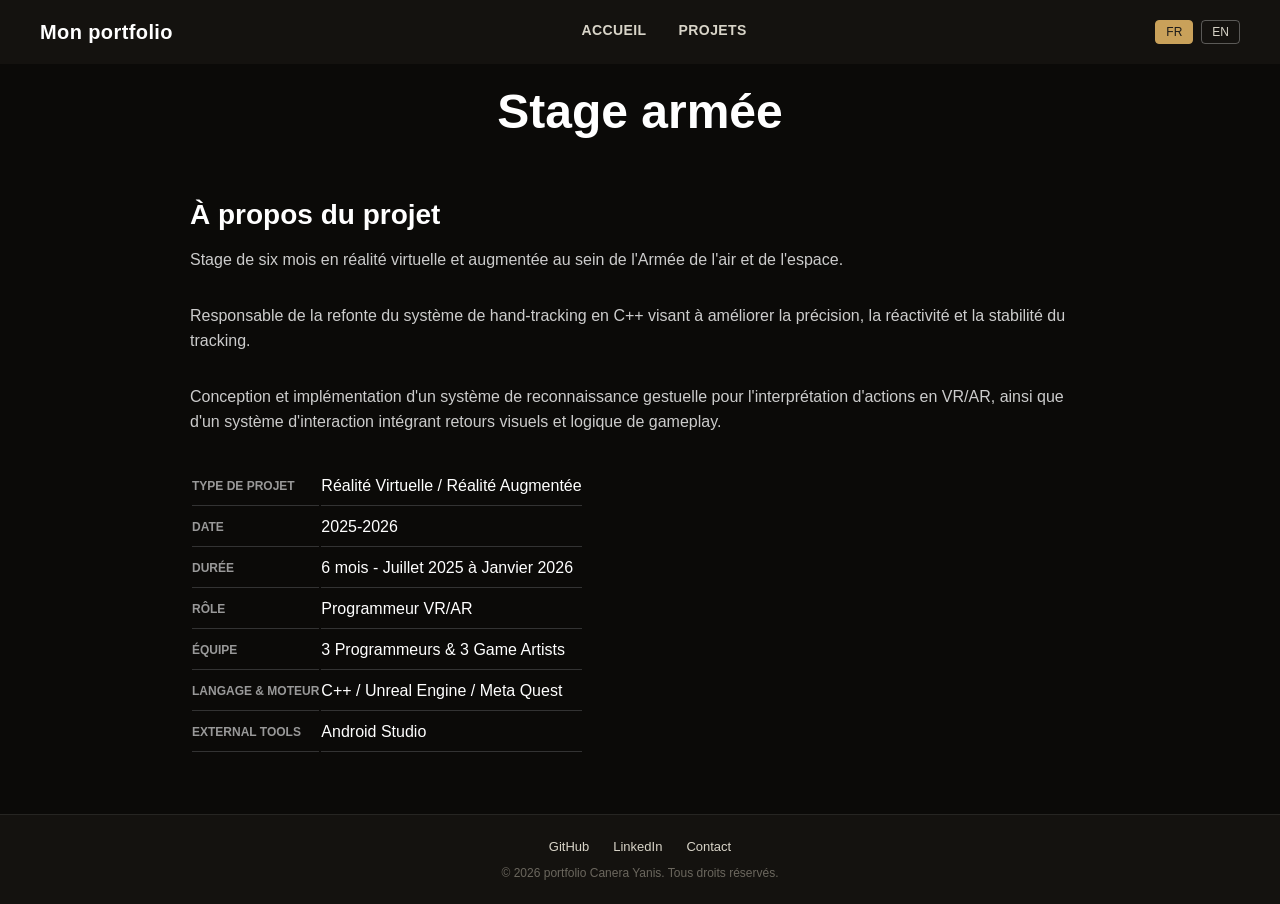
<file: VRarmy.html>
<!DOCTYPE html>
<html lang="fr">
<head>
    <meta charset="UTF-8">
    <meta name="viewport" content="width=device-width, initial-scale=1.0">
    <title>Stage armée - Portfolio Canera Yanis</title>
    <link rel="stylesheet" href="base.css">
    <link rel="stylesheet" href="projets.css">
</head>
<body>

<header>
    <h1>Mon portfolio</h1>
    <nav>
        <a href="index.html" data-i18n="nav.accueil">Accueil</a>
        <a href="index.html#projets-preview" data-i18n="nav.projets">Projets</a>
    </nav>
    <div class="lang-switcher">
        <button data-lang="fr" class="lang-btn active">FR</button>
        <button data-lang="en" class="lang-btn">EN</button>
    </div>
</header>

<main>
    <section class="about"><h1>Stage armée</h1></section>
    <section class="about">
        <h2 data-i18n="projet.about">À propos du projet</h2>
        <p data-i18n="vr.desc1">Stage de six mois en réalité virtuelle et augmentée au sein de l'Armée de l'air et de l'espace.</p>
        <p data-i18n="vr.desc2">Responsable de la refonte du système de hand‑tracking en C++ visant à améliorer la précision, la réactivité et la stabilité du tracking.</p>
        <p data-i18n="vr.desc3">Conception et implémentation d'un système de reconnaissance gestuelle pour l'interprétation d'actions en VR/AR, 
            ainsi que d'un système d'interaction intégrant retours visuels et logique de gameplay.</p>
        <table class="infos-projet">
            <tr><th data-i18n="projet.type">Type de projet</th><td data-i18n="vr.type">Réalité Virtuelle / Réalité Augmentée</td></tr>
            <tr><th data-i18n="projet.date">Date</th><td>2025-2026</td></tr>
            <tr><th data-i18n="projet.duree">Durée</th><td data-i18n="vr.duree">6 mois - Juillet 2025 à Janvier 2026</td></tr>
            <tr><th data-i18n="projet.role">Rôle</th><td data-i18n="vr.role">Programmeur VR/AR</td></tr>
            <tr><th data-i18n="projet.equipe">Équipe</th><td data-i18n="vr.equipe">3 Programmeurs &amp; 3 Game Artists</td></tr>
            <tr><th data-i18n="projet.langage">Langage &amp; Moteur</th><td data-i18n="vr.langage">C++ / Unreal Engine / Meta Quest</td></tr>
            <tr><th data-i18n="projet.tools">External tools</th><td data-i18n="vr.tools">Android Studio</td></tr>
        </table>
    </section>
</main>

<footer>
    <div class="footer-links">
        <a href="https://github.com/YanisCanera" target="_blank" rel="noopener noreferrer">GitHub</a>
        <a href="https://www.linkedin.com/in/canerayanis/" target="_blank" rel="noopener noreferrer">LinkedIn</a>
        <a href="mailto:yanis.canera.dev@gmail.com">Contact</a>
    </div>
    <p data-i18n="footer.copyright">&copy; 2026 portfolio Canera Yanis. Tous droits réservés.</p>
</footer>

<script>
document.addEventListener('DOMContentLoaded', () => {
    const principale = document.getElementById('image-principale');
    const miniatures = document.querySelectorAll('.miniatures img');
    let index = 0;

    function afficher(i) {
        index = (i + miniatures.length) % miniatures.length;
        principale.src = miniatures[index].src;
        miniatures.forEach(img => img.classList.remove('active'));
        miniatures[index].classList.add('active');
    }

    miniatures.forEach((img, i) => img.addEventListener('click', () => afficher(i)));
    document.querySelector('.fleche-gauche').addEventListener('click', () => afficher(index - 1));
    document.querySelector('.fleche-droite').addEventListener('click', () => afficher(index + 1));
});
</script>

<script src="trad.js"></script>
</body>
</html>
</file>
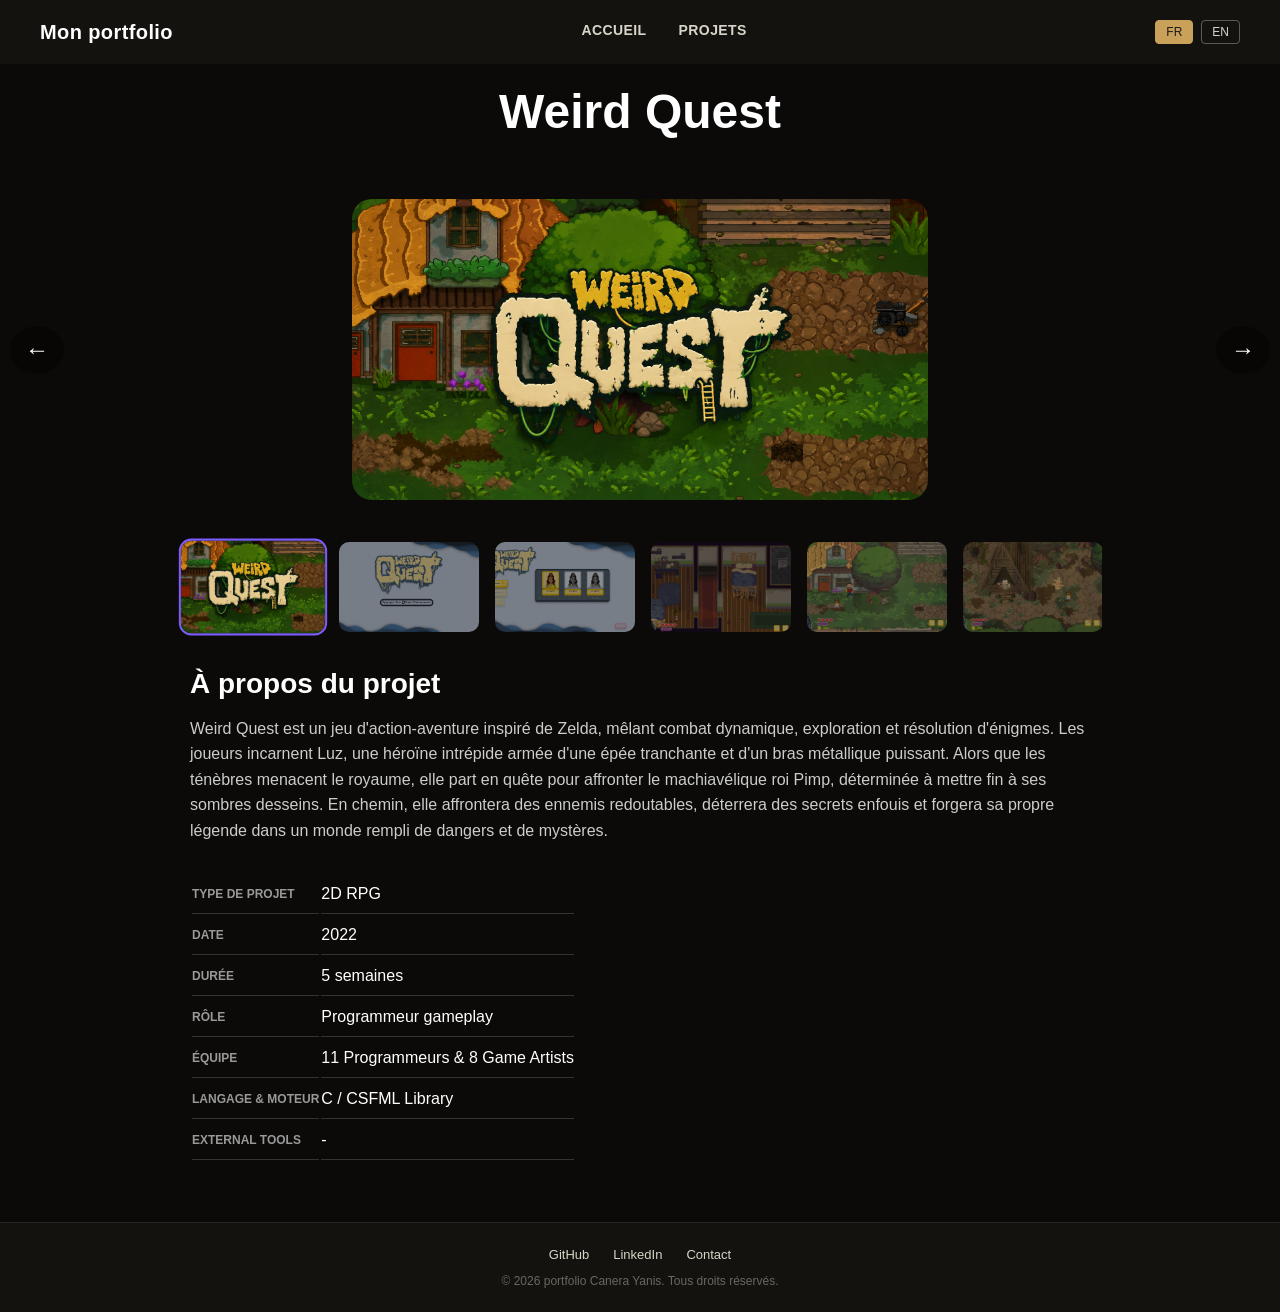
<file: WeirdQuest.html>
<!DOCTYPE html>
<html lang="fr">
<head>
    <meta charset="UTF-8">
    <meta name="viewport" content="width=device-width, initial-scale=1.0">
    <title>Weird Quest - Portfolio Canera Yanis</title>
    <link rel="stylesheet" href="base.css">
    <link rel="stylesheet" href="projets.css">
</head>
<body>

<header>
    <h1>Mon portfolio</h1>
    <nav>
        <a href="index.html" data-i18n="nav.accueil">Accueil</a>
        <a href="index.html#projets-preview" data-i18n="nav.projets">Projets</a>
    </nav>
    <div class="lang-switcher">
        <button data-lang="fr" class="lang-btn active">FR</button>
        <button data-lang="en" class="lang-btn">EN</button>
    </div>
</header>

<main>
    <section class="about"><h1>Weird Quest</h1></section>
    

    <div class="galerie">
        <button class="fleche fleche-gauche" aria-label="Image précédente">←</button>
        <img id="image-principale" src="Images/WeirdQuest/Illustration.png" alt="Weird Quest">
        <button class="fleche fleche-droite" aria-label="Image suivante">→</button>
    </div>

    <div class="miniatures sans-fondu">
        <img src="Images/WeirdQuest/Illustration.png" class="miniature active">
        <img src="Images/WeirdQuest/écran d'accueil.png" class="miniature">
        <img src="Images/WeirdQuest/Menu.png" class="miniature">
        <img src="Images/WeirdQuest/InGame1.png" class="miniature">
        <img src="Images/WeirdQuest/InGame2.png" class="miniature">
        <img src="Images/WeirdQuest/InGame3.png" class="miniature">
        <img src="Images/WeirdQuest/InGame4.png" class="miniature">
    </div>

    <section class="about">
        <h2 data-i18n="projet.about">À propos du projet</h2>
        <p data-i18n="wq.desc1">Weird Quest est un jeu d'action-aventure inspiré de Zelda, mêlant combat dynamique, exploration et résolution d'énigmes.
    Les joueurs incarnent Luz, une héroïne intrépide armée d'une épée tranchante et d'un bras métallique puissant. Alors que les ténèbres menacent le royaume,
    elle part en quête pour affronter le machiavélique roi Pimp, déterminée à mettre fin à ses sombres desseins. En chemin, elle affrontera des ennemis redoutables,
    déterrera des secrets enfouis et forgera sa propre légende dans un monde rempli de dangers et de mystères.</p>
         <table class="infos-projet">
            <tr><th data-i18n="projet.type">Type de projet</th><td data-i18n="wq.type">2D RPG</td></tr>
            <tr><th data-i18n="projet.date">Date</th><td>2022</td></tr>
            <tr><th data-i18n="projet.duree">Durée</th><td data-i18n="wq.duree">5 semaines</td></tr>
            <tr><th data-i18n="projet.role">Rôle</th><td data-i18n="wq.role">Programmeur gameplay</td></tr>
            <tr><th data-i18n="projet.equipe">Équipe</th><td data-i18n="wq.equipe">11 Programmeurs &amp; 8 Game Artists</td></tr>
            <tr><th data-i18n="projet.langage">Langage &amp; Moteur</th><td data-i18n="wq.langage">C / CSFML Library</td></tr>
            <tr><th data-i18n="projet.tools">External tools</th><td data-i18n="wq.tools">-</td></tr>
        </table>
    </section>
</main>

<footer>
    <div class="footer-links">
        <a href="https://github.com/YanisCanera" target="_blank" rel="noopener noreferrer">GitHub</a>
        <a href="https://www.linkedin.com/in/canerayanis/" target="_blank" rel="noopener noreferrer">LinkedIn</a>
        <a href="mailto:yanis.canera.dev@gmail.com">Contact</a>
    </div>
    <p data-i18n="footer.copyright">&copy; 2026 portfolio Canera Yanis. Tous droits réservés.</p>
</footer>

<script>
document.addEventListener('DOMContentLoaded', () => {
    const principale = document.getElementById('image-principale');
    const miniatures = document.querySelectorAll('.miniatures img');
    let index = 0;

    function afficher(i) {
        index = (i + miniatures.length) % miniatures.length;
        principale.src = miniatures[index].src;
        miniatures.forEach(img => img.classList.remove('active'));
        miniatures[index].classList.add('active');
    }

    miniatures.forEach((img, i) => img.addEventListener('click', () => afficher(i)));
    document.querySelector('.fleche-gauche').addEventListener('click', () => afficher(index - 1));
    document.querySelector('.fleche-droite').addEventListener('click', () => afficher(index + 1));
});
</script>

<script src="trad.js"></script>
</body>
</html>
</file>
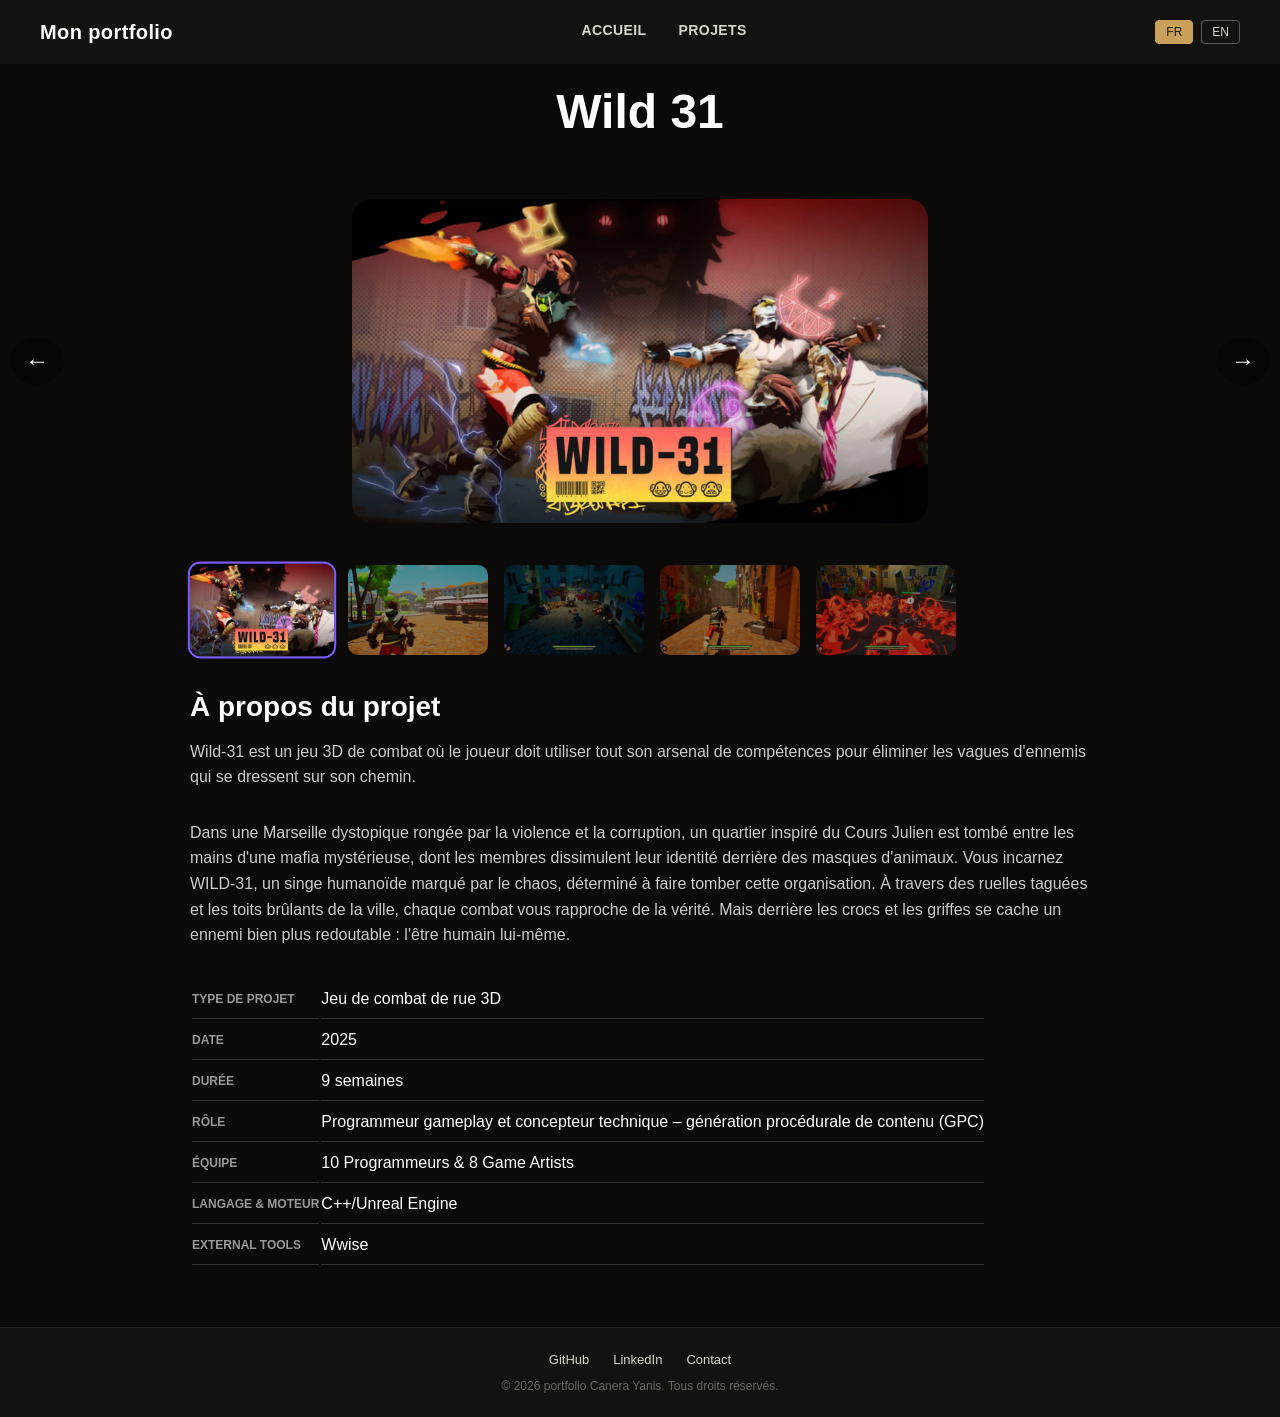
<file: Wild31.html>
<!DOCTYPE html>
<html lang="fr">
<head>
    <meta charset="UTF-8">
    <meta name="viewport" content="width=device-width, initial-scale=1.0">
    <title>Wild 31 - Portfolio Canera Yanis</title>
    <link rel="stylesheet" href="base.css">
    <link rel="stylesheet" href="projets.css">
</head>
<body>

<header>
    <h1>Mon portfolio</h1>
    <nav>
        <a href="index.html" data-i18n="nav.accueil">Accueil</a>
        <a href="index.html#projets-preview" data-i18n="nav.projets">Projets</a>
    </nav>
    <div class="lang-switcher">
        <button data-lang="fr" class="lang-btn active">FR</button>
        <button data-lang="en" class="lang-btn">EN</button>
    </div>
</header>

<main>
    <section class="about"><h1>Wild 31</h1></section>
    

    <div class="galerie">
        <button class="fleche fleche-gauche" aria-label="Image précédente">←</button>
        <img id="image-principale" src="Images/Wild31/Illustration.png" alt="Wild 31">
        <button class="fleche fleche-droite" aria-label="Image suivante">→</button>
    </div>

    <div class="miniatures sans-fondu">
        <img src="Images/Wild31/Illustration.png" class="miniature active">
        <img src="Images/Wild31/idle.png" class="miniature">
        <img src="Images/Wild31/boss1.png" class="miniature">
        <img src="Images/Wild31/Run.png" class="miniature">
        <img src="Images/Wild31/attack.png" class="miniature">
        
       
    </div>

    <section class="about">
        <h2 data-i18n="projet.about">À propos du projet</h2>
        <p data-i18n="w31.desc1">Wild-31 est un jeu 3D de combat où le joueur doit utiliser tout son arsenal de compétences pour éliminer les vagues d'ennemis qui se dressent sur son chemin.</p>
        <p data-i18n="w31.desc2">Dans une Marseille dystopique rongée par la violence et la corruption, un quartier inspiré du Cours Julien est tombé entre les mains d'une mafia mystérieuse, dont les membres dissimulent leur identité derrière des masques d'animaux. Vous incarnez WILD-31, un singe humanoïde marqué par le chaos, déterminé à faire tomber cette organisation. À travers des ruelles taguées et les toits brûlants de la ville, chaque combat vous rapproche de la vérité. Mais derrière les crocs et les griffes se cache un ennemi bien plus redoutable : l'être humain lui-même.</p>
        <table class="infos-projet">
            <tr><th data-i18n="projet.type">Type de projet</th><td data-i18n="w31.type">Jeu de combat de rue 3D</td></tr>
            <tr><th data-i18n="projet.date">Date</th><td>2025</td></tr>
            <tr><th data-i18n="projet.duree">Durée</th><td data-i18n="w31.duree">9 semaines</td></tr>
            <tr><th data-i18n="projet.role">Rôle</th><td data-i18n="w31.role">Programmeur gameplay et concepteur technique – génération procédurale de contenu (GPC)</td></tr>
            <tr><th data-i18n="projet.equipe">Équipe</th><td data-i18n="w31.equipe">10 Programmeurs &amp; 8 Game Artists</td></tr>
            <tr><th data-i18n="projet.langage">Langage &amp; Moteur</th><td data-i18n="w31.langage">C++/Unreal Engine</td></tr>
            <tr><th data-i18n="projet.tools">External tools</th><td data-i18n="w31.tools">Wwise</td></tr>
        </table>
    </section>
</main>

<footer>
    <div class="footer-links">
        <a href="https://github.com/YanisCanera" target="_blank" rel="noopener noreferrer">GitHub</a>
        <a href="https://www.linkedin.com/in/canerayanis/" target="_blank" rel="noopener noreferrer">LinkedIn</a>
        <a href="mailto:yanis.canera.dev@gmail.com">Contact</a>
    </div>
    <p data-i18n="footer.copyright">&copy; 2026 portfolio Canera Yanis. Tous droits réservés.</p>
</footer>

<script>
document.addEventListener('DOMContentLoaded', () => {
    let principale = document.getElementById('image-principale');
    const miniatures = document.querySelectorAll('.miniatures img, .miniatures video');
    let index = 0;

    function afficher(i) {
        index = (i + miniatures.length) % miniatures.length;
        const elementActuel = miniatures[index];

        let nouveau;

        if (elementActuel.tagName === 'VIDEO') {

            elementActuel.controls = false;
            elementActuel.pause();
            elementActuel.currentTime = 0;

            nouveau = document.createElement('video');
            nouveau.id = 'image-principale';
            nouveau.src = elementActuel.src;
            nouveau.controls = true;
            nouveau.autoplay = false;
            nouveau.className = principale.className;

        } else {
            nouveau = document.createElement('img');
            nouveau.id = 'image-principale';
            nouveau.src = elementActuel.src;
            nouveau.className = principale.className;
        }

        // Remplacement
        principale.replaceWith(nouveau);

        // 🔥 Mise à jour de la référence
        principale = nouveau;

        // Mise à jour des miniatures
        miniatures.forEach(el => el.classList.remove('active'));
        miniatures[index].classList.add('active');
    }

    miniatures.forEach((el, i) => el.addEventListener('click', () => afficher(i)));
    document.querySelector('.fleche-gauche').addEventListener('click', () => afficher(index - 1));
    document.querySelector('.fleche-droite').addEventListener('click', () => afficher(index + 1));
});

</script>

<script src="trad.js"></script>
</body>
</html>
</file>
<file: base.css>
body {
  font-family: sans-serif;
  margin: 0;
  color: #222;
}

header {
  background: #14120f;   /* presque noir, cohérent avec le fond sombre du main */
  color: white;
  padding: 20px 40px;
  display: flex;
  justify-content: space-between;
  align-items: center;
}

header h1 {
   font-size: 20px;
  margin: 0;
  letter-spacing: 0.02em;
}

.lang-switcher {
  display: flex;
  gap: 8px;
}

.lang-btn {
  background: transparent;
  border: 1px solid rgba(255,255,255,0.3);
  color: #d8d4c8;
  padding: 4px 10px;
  border-radius: 4px;
  font-size: 12px;
  cursor: pointer;
}

.lang-btn.active {
  background: #c9a15a;
  color: #1c1b19;
  border-color: #c9a15a;
}

nav {
  display: flex;
  gap: 32px;
}
nav a {
   color: #d8d4c8;
  text-decoration: none;
  font-size: 14px;
  font-weight: 600;
  letter-spacing: 0.03em;
  text-transform: uppercase;
  position: relative;
  padding-bottom: 4px;
  transition: color 0.2s;
}
nav a:hover {
  color: #c9a15a;   /* ton accent doré, cohérent avec le CTA */
}
nav a::after {
  content: '';
  position: absolute;
  left: 0;
  bottom: 0;
  width: 0;
  height: 2px;
  background: #c9a15a;
  transition: width 0.25s ease;
}
nav a:hover::after {
  width: 100%;
}
nav a.active {
  color: #c9a15a;
}

nav a.active::after {
  width: 100%;   /* soulignement toujours visible sur la page active */
}

footer {
  border-top: 1px solid rgba(255, 255, 255, 0.08);
  background: #14120f;   /* même couleur que le header */
  color: #8a8579;
  padding: 24px 40px;
  text-align: center;
  font-size: 13px;
}
img {
  max-width: 100%;   /* ne dépasse jamais son conteneur */
  height: auto;      /* garde les proportions */
}
#linkedinfooter {
  width: 90px;
  height: 90px;
  border-radius: 50%;
}
.footer-links {
  display: flex;
  justify-content: center;
  gap: 24px;
  margin-bottom: 12px;
}
.footer-links a {
  color: #d8d4c8;
  text-decoration: none;
  font-size: 13px;
  transition: color 0.2s;
}
.footer-links a:hover {
  color: #c9a15a;   /* même doré que le reste du site */
}
footer p {
  margin: 0;
  color: #6b675e;
  font-size: 12px;
}

html, body {
  height: 100%;
  margin: 0;
}

body {
  display: flex;
  flex-direction: column;
  min-height: 100vh;
}

main {
  flex: 1;
}


@media (max-width: 600px) {
  .intro {
    margin: 24px 16px;
    max-width: none;
  }
}
</file>
<file: accueil.css>
main {
  position: relative;
  background-image: url('Images/FreakSquad/EA.png');
  background-size: cover;
  background-position: center;
  min-height: 100vh;
  color: white;
}
main::before {
  content: '';
  position: absolute;
  inset: 0;
  background: rgba(0, 0, 0, 0.45);
}
main > * {
  position: relative;
  z-index: 1;
}
.intro {
  max-width: 480px;
  padding: 32px;
  margin: 40px 0 0 90px;
  background: rgba(0, 0, 0, 0.55);
  border-radius: 8px;
  backdrop-filter: blur(4px);   /* flou léger derrière le bloc, effet verre dépoli */
}

.intro ul {
  list-style: none;
  padding: 0;
  margin: 16px 0;
  display: flex;
  flex-wrap: wrap;
  gap: 8px;
}
.intro li {
  background: rgba(255, 255, 255, 0.15);
  padding: 6px 14px;
  border-radius: 20px;
  font-size: 14px;
}
.intro h1 {
  font-size: 32px;
  margin: 0 0 12px;
}
.intro p {
  font-size: 15px;
  line-height: 1.6;
  color: #e8e4da;
}


.btn-cta {
 display: inline-block;
  margin-top: 20px;
  background: #c9a15a;
  color: #1c1b19;
  padding: 10px 22px;
  border-radius: 4px;
  text-decoration: none;
  font-weight: bold;
}
.btn-cta:hover {
  background: #d9b578;
}

button {
  background: #c9a15a;
  border: none;
  color: white;
  padding: 10px 18px;
  border-radius: 4px;
  cursor: pointer;
  font-size: 14px;
}
.projets-preview {
  background: #1c1a17;
  padding: 60px 40px;
  color: white;
}

.grid-projets {
  display: flex;
  gap: 24px;
  flex-wrap: wrap;
  margin-top: 24px;
}
.grid-showcase {
    display: grid;
    grid-template-columns: repeat(4, 1fr);
    grid-auto-rows: auto;
    gap: 16px;
}

.carte-projet {
    position: relative;
    border-radius: 10px;
    overflow: hidden;
    background: #14120f;
    transition: transform 0.25s ease;
}

.carte-projet:hover {
    transform: scale(1.02);
}

.carte-projet.featured {
    grid-column: span 2;
    grid-row: span 2;
}

.carte-projet img {
    width: 100%;
    height: 100%;
    object-fit: cover;
    display: block;
}

.carte-overlay {
    position: absolute;
    left: 0;
    right: 0;
    bottom: 0;
    padding: 14px 16px;
    background: linear-gradient(to top, rgba(0,0,0,0.85), rgba(0,0,0,0) 80%);
}

.tag {
    display: inline-block;
    background: rgba(7, 7, 7, 0.664);
    color: #e8e4da;
    font-size: 11px;
    text-transform: uppercase;
    letter-spacing: 0.04em;
    padding: 3px 10px;
    border-radius: 20px;
    margin-bottom: 6px;
}

.carte-overlay h3 {
    margin: 0;
    font-size: 16px;
    color: white;
}


.carte-projet h3, .carte-projet p {
  padding: 0 16px;
}
.scroll-indicator {
  position: absolute;
  bottom: 70px;
  left: 50%;
  transform: translateX(-50%);
  color: white;
  font-size: 100px;
  animation: bounce 1.5s infinite;
}

@keyframes bounce {
  0%, 100% { transform: translate(-50%, 0); }
  50% { transform: translate(-50%, 70px); }
}

@media (max-width: 768px) {
    .grid-showcase {
        grid-template-columns: repeat(2, 1fr);
    }
    .carte-projet.featured {
        grid-column: span 2;
        grid-row: span 1;
    }
}

@media (max-width: 480px) {
    .grid-showcase {
        grid-template-columns: 1fr;
    }
    .carte-projet.featured {
        grid-column: span 1;
    }
}
</file>
<file: projets.css>
main {
  position: relative;
  background-color: #14120f;   
  background-size: cover;
  background-position: center;

  color: white;
}
main::before {
  content: '';
  position: absolute;
  inset: 0;
  background: rgba(0, 0, 0, 0.45);
}
main > * {
  position: relative;
  z-index: 1;
}
.projet-page {
    max-width: 900px;
    margin: 0 auto; /* centre le bloc dans la page */
    padding: 40px 20px;
    color: white;
}

.galerie {
    position: relative;
    display: flex;
    align-items: center;
    justify-content: center;
    margin: 30px 0;
}

.galerie img,.galerie video {
    width: 45%;
    height: auto;
    border-radius: 20px;
    display: block;
}

.fleche {
    position: absolute;
    background: rgba(0,0,0,0.4);
    border: none;
    color: white;
    font-size: 24px;
    padding: 10px 15px;
    cursor: pointer;
    border-radius: 50%;
}

.fleche-gauche { left: 10px; }
.fleche-droite { right: 10px; }

.miniatures {
    display: flex;
    gap: 12px;
    overflow-x: auto;
    scroll-snap-type: x mandatory;
    padding: 10px 0;
    max-width: 900px;
    margin: 0 auto;

    scrollbar-width: none;
    -ms-overflow-style: none;

    /* fondu sur les bords gauche/droite */
    -webkit-mask-image: linear-gradient(
        to right,
        transparent 0,
        black 40px,
        black calc(100% - 40px),
        transparent 100%
    );
    mask-image: linear-gradient(
        to right,
        transparent 0,
        black 40px,
        black calc(100% - 40px),
        transparent 100%
    );
}

.miniatures::-webkit-scrollbar {
    display: none;
}
.miniatures.sans-fondu {
    -webkit-mask-image: none;
    mask-image: none;
    padding-left: 12px;
    padding-right: 12px; /* évite que la dernière miniature soit coupée pile au bord */
}
.miniature {
    flex: 0 0 auto;       /* empêche les miniatures de rétrécir ou de wrap */
    width: 140px;
    height: 90px;
    object-fit: cover;
    border-radius: 12px;
    cursor: pointer;
    opacity: 0.6;
    border: 2px solid transparent;
    scroll-snap-align: start;
    transition: opacity 0.2s ease, transform 0.2s ease;
}

.miniature.active {
    opacity: 1;
    border-color: #7c5cff;
    transform: scale(1.03);
}

.title {
    text-align: center;
}
.about {
    max-width: 900px;
    margin: 20px auto 60px;
    padding: 0 20px;
}
.about h1 {
    font-size: 48px;
    text-align: center;
    margin: 20px 0;
}
.about h2 {
    font-size: 28px;
    margin-bottom: 16px;
    color: white;
}

.about > p {
    color: #ccc;
    line-height: 1.6;
    margin-bottom: 30px;
}
.infos-projet th {
    text-align: left;
    text-transform: uppercase;
    font-size: 12px;
    color: #999;
    padding: 10px 0;
    border-bottom: 1px solid #333;
}

.infos-projet td {
    padding: 10px 0;
    border-bottom: 1px solid #333;
}

@media (max-width: 768px) {
    .galerie img, .galerie video {
        width: 90%;
    }
}

@media (max-width: 480px) {
    .miniature {
        width: 100px;
        height: 65px;
    }
}
</file>
